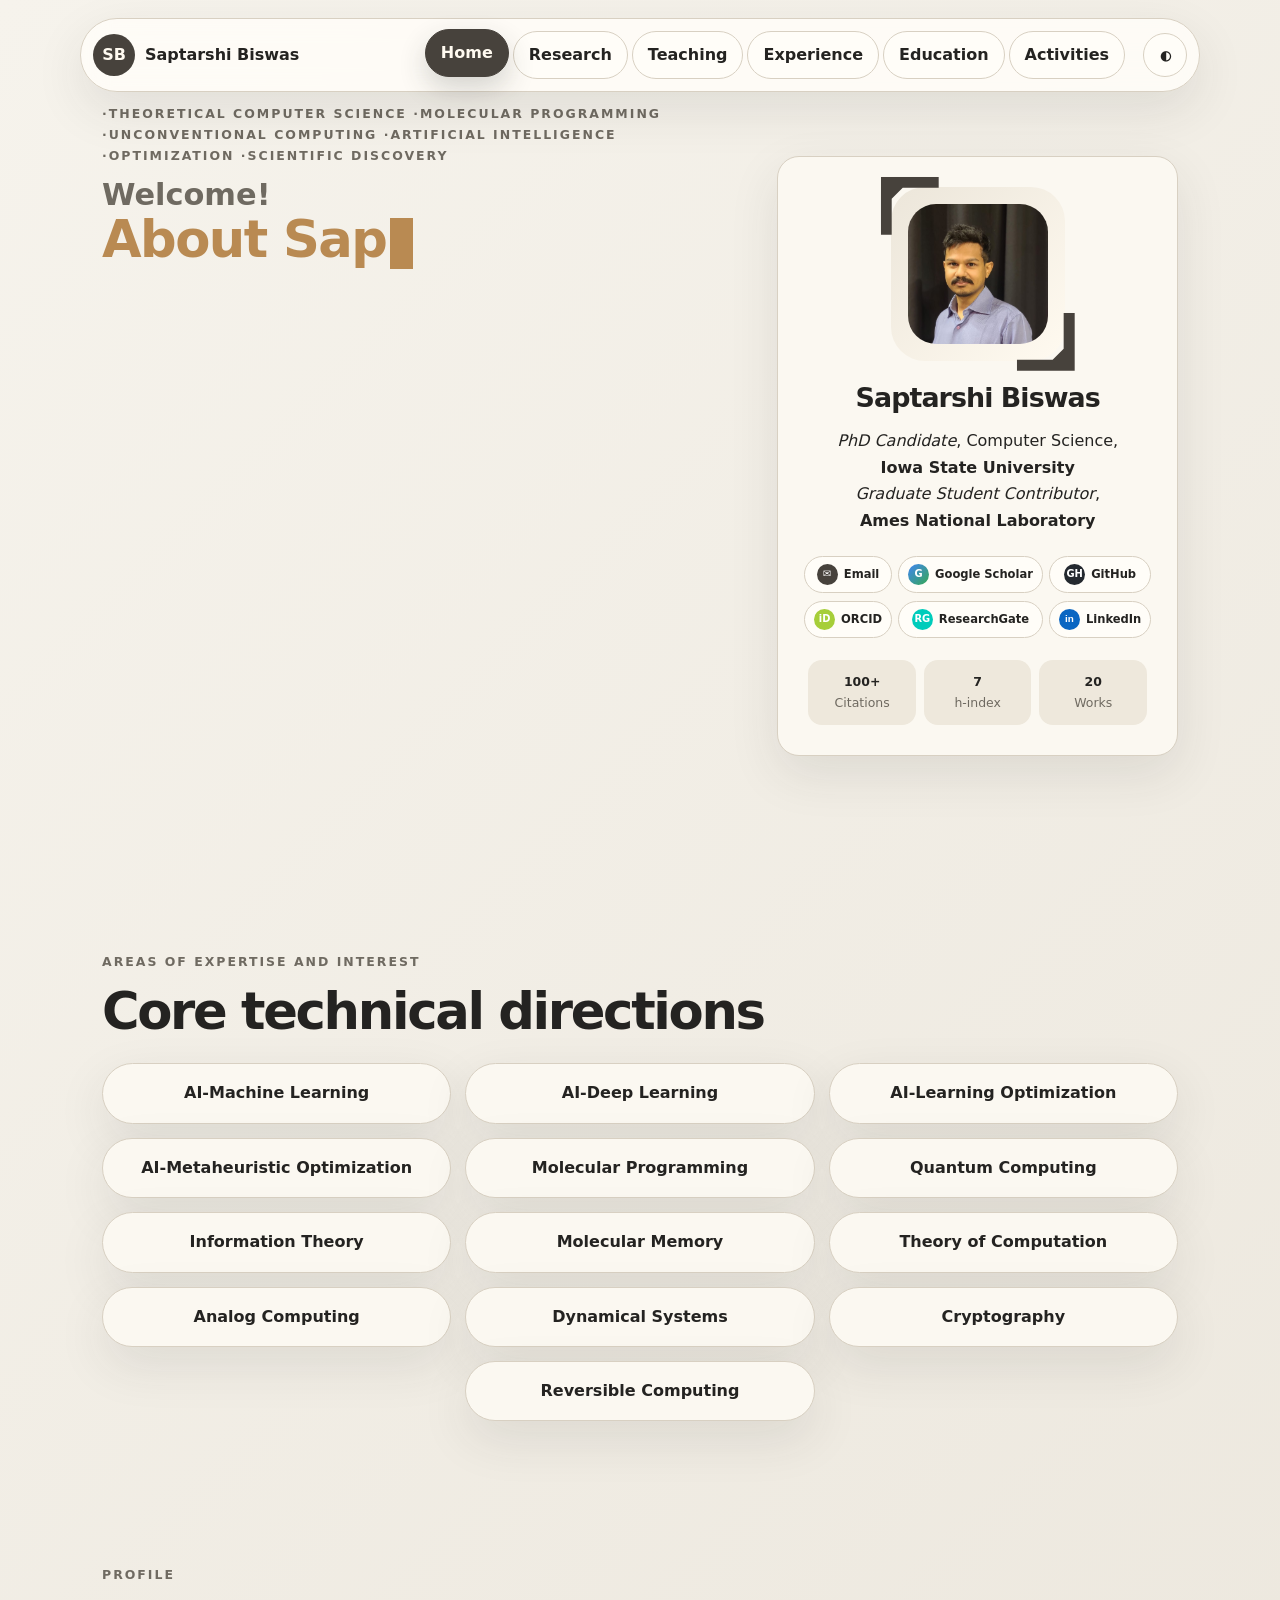
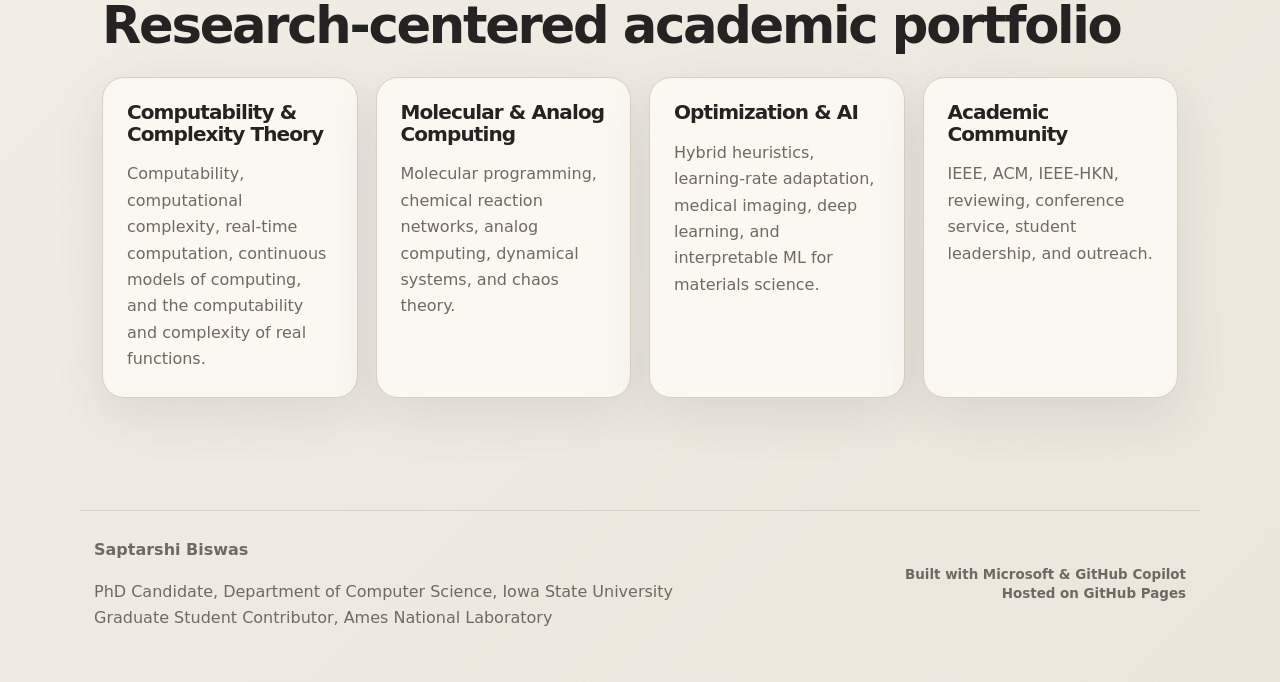
<file: index.html>
<!DOCTYPE html>
<html lang="en">
  <head>
    <meta charset="UTF-8" />
    <meta name="viewport" content="width=device-width, initial-scale=1.0" />

    <title>Saptarshi Biswas | PhD Candidate in Computer Science</title>

    <meta
      name="description"
      content="Saptarshi Biswas is a PhD Candidate in Computer Science at Iowa State University working on theoretical computer science, molecular programming, chemical reaction networks, analog computing, theoretical AI, optimization, machine learning, and scientific discovery."
    />

    <meta
      name="keywords"
      content="Saptarshi Biswas, Iowa State University, Computer Science, Theoretical Computer Science, Molecular Programming, Chemical Reaction Networks, Analog Computing, Oracle Pointer Machines, Storage Modification Machines, Theoretical AI, Optimization, Machine Learning, Deep Learning, Reversible Computing, Cryptography, Dynamical Systems"
    />

    <meta name="author" content="Saptarshi Biswas" />
    <meta name="robots" content="index, follow" />

    <link rel="canonical" href="https://Sapi98.github.io/" />

    <!-- Favicons -->
    <link rel="icon" href="favicon.ico" sizes="any" />
    <link rel="icon" type="image/svg+xml" href="favicon.svg" />
    <link rel="icon" type="image/png" sizes="48x48" href="favicon-48.png" />
    <link rel="icon" type="image/png" sizes="192x192" href="favicon-192.png" />
    <link rel="icon" type="image/png" sizes="512x512" href="favicon-512.png" />
    <link rel="apple-touch-icon" sizes="192x192" href="favicon-192.png" />

    <!-- Open Graph / Social Preview -->
    <meta property="og:title" content="Saptarshi Biswas | PhD Candidate in Computer Science" />
    <meta
      property="og:description"
      content="Academic website of Saptarshi Biswas featuring research, publications, teaching, experience, education, people, and professional service."
    />
    <meta property="og:type" content="website" />
    <meta property="og:url" content="https://Sapi98.github.io/" />
    <meta property="og:image" content="https://Sapi98.github.io/profile.jpg" />
    <meta property="og:site_name" content="Saptarshi Biswas" />

    <!-- Twitter / X Preview -->
    <meta name="twitter:card" content="summary_large_image" />
    <meta name="twitter:title" content="Saptarshi Biswas | PhD Candidate in Computer Science" />
    <meta
      name="twitter:description"
      content="Research profile, publications, teaching, education, experience, people, and academic service of Saptarshi Biswas."
    />
    <meta name="twitter:image" content="https://Sapi98.github.io/profile.jpg" />

    <!-- Structured Data -->
    <script type="application/ld+json">
    {
      "@context": "https://schema.org",
      "@type": "Person",
      "name": "Saptarshi Biswas",
      "url": "https://Sapi98.github.io/",
      "image": "https://Sapi98.github.io/profile.jpg",
      "jobTitle": "PhD Candidate in Computer Science",
      "affiliation": {
        "@type": "CollegeOrUniversity",
        "name": "Iowa State University"
      },
      "worksFor": [
        {
          "@type": "CollegeOrUniversity",
          "name": "Iowa State University"
        },
        {
          "@type": "Organization",
          "name": "Ames National Laboratory"
        }
      ],
      "email": "mailto:sbiswas@iastate.edu",
      "sameAs": [
        "https://scholar.google.com/citations?user=PUi9jlQAAAAJ&hl=en",
        "https://www.researchgate.net/profile/Saptarshi-Biswas-6",
        "https://github.com/Sapi98",
        "https://www.linkedin.com/in/saptarshi-biswas-sapi98/"
      ],
      "knowsAbout": [
        "Theoretical Computer Science",
        "Computability Theory",
        "Computational Complexity",
        "Molecular Programming",
        "Chemical Reaction Networks",
        "Analog Computing",
        "Oracle Pointer Machines",
        "Storage Modification Machines",
        "Theoretical AI",
        "Optimization",
        "Machine Learning",
        "Deep Learning",
        "Reversible Computing",
        "Cryptography",
        "Dynamical Systems",
        "Scientific Machine Learning"
      ]
    }
    </script>

    <!-- Fonts and CSS -->
    <link rel="preconnect" href="https://fonts.googleapis.com" />
    <link rel="preconnect" href="https://fonts.gstatic.com" crossorigin />
    <link
      href="https://fonts.googleapis.com"/>
    <link rel="stylesheet" href="style.css" />
  </head>
  <body>
    <div class="scroll-progress" aria-hidden="true">
      <div class="scroll-progress-bar" id="scrollProgressBar"></div>
    </div>
    <header class="site-header">
      <a class="brand" href="index.html" aria-label="Saptarshi Biswas home">
        <span class="brand-mark">
          SB
        </span>
        <span class="brand-text">
          Saptarshi Biswas
        </span>
      </a>
      <button class="menu-toggle" id="menuToggle" type="button" aria-label="Toggle navigation">
        ☰
      </button>
      <nav class="site-nav" id="siteNav" aria-label="Primary navigation">
        <a class="nav-link active" href="index.html">
          Home
        </a>
        <a class="nav-link" href="research.html">
          Research
        </a>
        <a class="nav-link" href="teaching.html">
          Teaching
        </a>
        <a class="nav-link" href="experience.html">
          Experience
        </a>
        <a class="nav-link" href="education.html">
          Education
        </a>
        <a class="nav-link" href="activities.html">
          Activities
        </a>
        <!-- <a class="nav-link" href="people.html">
          People
        </a> -->
      </nav>
      <button class="theme-toggle" id="themeToggle" type="button" aria-label="Toggle theme">
        ◐
      </button>
    </header>
    <main>
      <section class="hero section reveal">
        <div class="hero-content">
          <p class="eyebrow">
            ·Theoretical Computer Science ·Molecular Programming 
            ·Unconventional Computing ·Artificial Intelligence 
            ·Optimization ·Scientific Discovery
          </p>
          <div class="about-intro">
            <div id="typingLine1" class="typing-line">
              <!-- Hey there, I'm -->
            </div>

            <div id="typingLine2" class="typing-name">
              <!-- Saptarshi -->
            </div>
            
            <div class="hero-delayed" id="introContent">
              <div class="about-tagline">
                Bridging Theoretical Computer Science, Molecular Programming, Analog Computation,
                Theoretical AI, Optimization, and AI-Driven Discovery.
              </div>
            
              <p class="section-note">
              I am a PhD Candidate in Computer Science at Iowa State University
              working at the intersection of theoretical computer science,
              molecular programming, unconventional computing, machine learning,
              and scientific discovery. My research explores how computation
              emerges across discrete, continuous, biological, and physical
              systems—from chemical reaction networks and analog models of
              computation to AI-driven optimization and data-driven science.
              </p>

              <p class="section-note">
              I enjoy building bridges between theory and practice, using
              mathematical foundations to understand computation while developing
              computational tools that address challenges in science,
              engineering, and emerging technologies.
              </p>
              

              <div class="hero-actions">
                <a class="btn btn-charcoal" href="Short_CV.pdf" target="_blank" rel="noopener">
                  Short CV
                </a>
                <a class="btn btn-soft" href="CV.pdf" target="_blank" rel="noopener">
                  Full Academic CV
                </a>
                <!-- <a class="btn btn-soft" href="https://scholar.google.com/citations?user=PUi9jlQAAAAJ&hl=en" target="_blank" rel="noopener">
                  Google Scholar
                </a> -->
              </div>
            </div>
          </div>
        </div>
        <aside class="profile-card">
          <div class="profile-photo-frame">
            <span class="corner-arrow corner-arrow-major corner-arrow-tl">
            </span>
            <span class="corner-arrow corner-arrow-minor corner-arrow-tl-minor">
            </span>
            <img src="profile.jpg" alt="Saptarshi Biswas" onerror="this.style.display='none'; this.nextElementSibling.style.display='grid';" />
            <span class="profile-initials">
              SB
            </span>
            <span class="corner-arrow corner-arrow-major corner-arrow-br">
            </span>
            <span class="corner-arrow corner-arrow-minor corner-arrow-br-minor">
            </span>
          </div>
          <h2>
            Saptarshi Biswas
          </h2>
          <p>
            <em>PhD Candidate</em>, Computer Science,
            <!-- <br />
              -->
            <br />
            <b>Iowa State University</b>
            <br />
            <em>Graduate Student Contributor</em>,
            <br />
            <b>Ames National Laboratory</b>
          </p>
        <div class="profile-links">
  <a
    class="profile-link"
    href="mailto:sbiswas@iastate.edu"
    aria-label="Email Saptarshi Biswas"
    title="Email"
  >
    <span class="profile-link-icon email-icon">✉</span>
    <span class="profile-link-text">Email</span>
  </a>

  <a
    class="profile-link"
    href="https://scholar.google.com/citations?user=PUi9jlQAAAAJ&amp;hl=en"
    target="_blank"
    rel="noopener"
    aria-label="Google Scholar profile"
    title="Google Scholar"
  >
    <span class="profile-link-icon scholar-icon">G</span>
    <span class="profile-link-text">Google Scholar</span>
  </a>

  <a
    class="profile-link"
    href="https://github.com/Sapi98"
    target="_blank"
    rel="noopener"
    aria-label="GitHub profile"
    title="GitHub"
  >
    <span class="profile-link-icon github-icon">GH</span>
    <span class="profile-link-text">GitHub</span>
  </a>

  <a
    class="profile-link"
    href="https://orcid.org/YOUR-ORCID-ID"
    target="_blank"
    rel="noopener"
    aria-label="ORCID profile"
    title="ORCID"
  >
    <span class="profile-link-icon orcid-icon">iD</span>
    <span class="profile-link-text">ORCID</span>
  </a>

  <a
    class="profile-link"
    href="https://www.researchgate.net/profile/Saptarshi-Biswas-6"
    target="_blank"
    rel="noopener"
    aria-label="ResearchGate profile"
    title="ResearchGate"
  >
    <span class="profile-link-icon researchgate-icon">RG</span>
    <span class="profile-link-text">ResearchGate</span>
  </a>

  <a
    class="profile-link"
    href="https://www.linkedin.com/in/saptarshi-biswas-sapi98/"
    target="_blank"
    rel="noopener"
    aria-label="LinkedIn profile"
    title="LinkedIn"
  >
    <span class="profile-link-icon linkedin-icon">in</span>
    <span class="profile-link-text">LinkedIn</span>
  </a>
</div>
          <div class="mini-stats">
            <span>
              <b>
                100+
              </b>
              Citations
            </span>
            <span>
              <b>
                7
              </b>
              h-index
            </span>
            <span>
              <b>
                20
              </b>
              Works
            </span>
          </div>
        </aside>
      </section>
      <section class="section reveal">
        <div class="section-heading">
          <p class="eyebrow">
            Areas of expertise and interest
          </p>
          <h2>
            Core technical directions
          </h2>
        </div>
        <div class="chip-grid">
          <span>
            AI-Machine Learning
          </span>
          <span>
            AI-Deep Learning
          </span>
          <span>
            AI-Learning Optimization
          </span>
          <span>
            AI-Metaheuristic Optimization
          </span>
          <span>
            Molecular Programming
          </span>
          <span>
            Quantum Computing
          </span>
          <span>
            Information Theory
          </span>
          <span>
            Molecular Memory
          </span>
          <span>
            Theory of Computation
          </span>
          <span>
            Analog Computing
          </span>
          <span>
            Dynamical Systems
          </span>
          <span>
            Cryptography
          </span>
          <span>
            Reversible Computing
          </span>
        </div>
      </section>
      <section class="section reveal">
        <div class="section-heading">
          <p class="eyebrow">
            Profile
          </p>
          <h2>
            Research-centered academic portfolio
          </h2>
        </div>
        <div class="grid four">

          <article class="tile">
            <h3>
              Computability &amp; Complexity Theory
            </h3>
            <p>
              Computability, computational complexity, real-time computation, continuous models of computing,
              and the computability and complexity of real functions.
            </p>
          </article>

          <article class="tile">
            <h3>
              Molecular &amp; Analog Computing
            </h3>
            <p>
              Molecular programming, chemical reaction networks, analog computing, dynamical systems, and chaos theory.
            </p>
          </article>
          <article class="tile">
            <h3>
              Optimization &amp; AI
            </h3>
            <p>
              Hybrid heuristics, learning-rate adaptation, medical imaging, deep learning, and interpretable ML for materials science.
            </p>
          </article>
          <article class="tile">
            <h3>
              Academic Community
            </h3>
            <p>
              IEEE, ACM, IEEE-HKN, reviewing, conference service, student leadership, and outreach.
            </p>
          </article>
        </div>
      </section>
      <!-- <section class="section reveal">
        <div class="section-heading">
          <p class="eyebrow">
            Quick links
          </p>
          <h2>
            Academic and professional profiles
          </h2>
        </div>
        <div class="link-grid">
          <a class="link-card" href="https://scholar.google.com/citations?user=PUi9jlQAAAAJ&hl=en" target="_blank" rel="noopener">
            <span>
              Google Scholar
            </span>
            <small>
              Publications and citations
            </small>
          </a>
          <a class="link-card"
            href="https://orcid.org/0000-0001-7082-023X" target="_blank" rel="noopener">
            <span>
              ORCID
            </span>
            <small>
              Researcher identifier and publication profile
            </small>
          </a>
          <a class="link-card" href="https://www.researchgate.net/profile/Saptarshi-Biswas-6?ev=hdr_xprf" target="_blank" rel="noopener">
            <span>
              ResearchGate
            </span>
            <small>
              Research profile
            </small>
          </a>
          <a class="link-card" href="https://github.com/Sapi98" target="_blank" rel="noopener">
            <span>
              GitHub
            </span>
            <small>
              Code and projects
            </small>
          </a>
          <a class="link-card" href="https://www.linkedin.com/in/saptarshi-biswas-sapi98/" target="_blank" rel="noopener">
            <span>
              LinkedIn
            </span>
            <small>
              Professional profile
            </small>
          </a>
        </div>
      </section> -->
    </main>
    <footer class="site-footer home-footer">
  <div>
    <strong>
      Saptarshi Biswas
    </strong>
    <p>
      PhD Candidate, Department of Computer Science, Iowa State University<br />
      Graduate Student Contributor, Ames National Laboratory
    </p>
  </div>

  <div class="footer-credit">
    Built with Microsoft & GitHub Copilot </br>
    Hosted on GitHub Pages
  </div>
</footer>
    <script src="script.js">
    </script>
  </body>
</html>
</file>
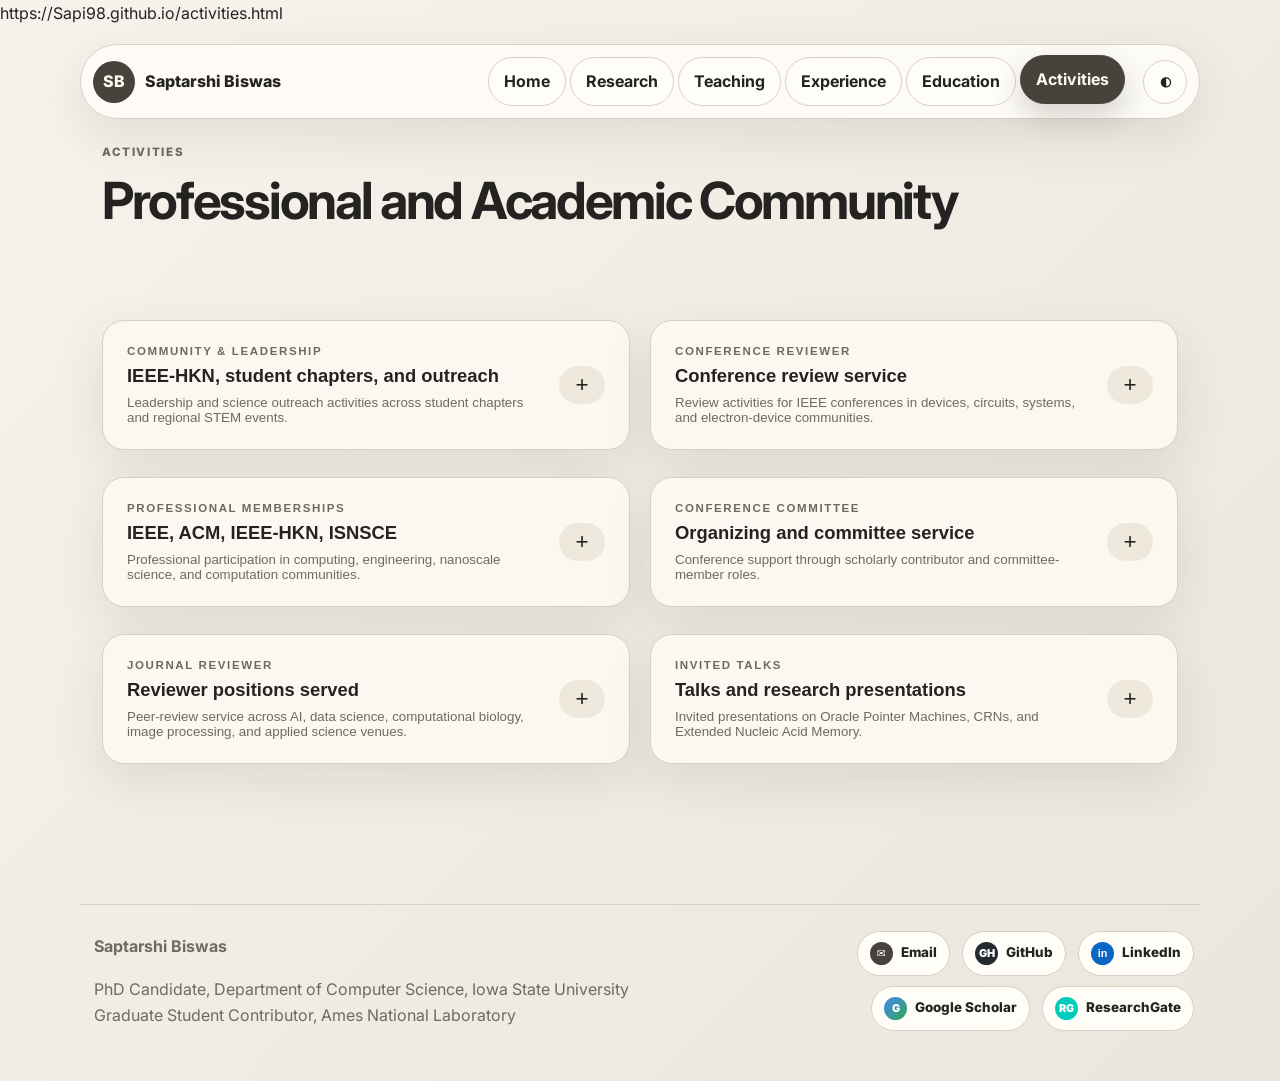
<file: activities.html>
<!DOCTYPE html>
<html lang="en">
  <head>
    <meta charset="UTF-8" />
    <meta name="viewport" content="width=device-width, initial-scale=1.0" />

    <title>Activities, Service & Leadership | Saptarshi Biswas</title>

    <meta
      name="description"
      content="Academic activities, professional service, reviewer roles, conference service, invited talks, professional memberships, community leadership, and outreach activities of Saptarshi Biswas."
    />

    <meta
      name="keywords"
      content="Saptarshi Biswas activities, academic service, professional service, reviewer, conference committee, IEEE, ACM, IEEE-HKN, professional memberships, invited talks, community leadership, outreach"
    />

    <meta name="author" content="Saptarshi Biswas" />
    <meta name="robots" content="index, follow" />

    https://Sapi98.github.io/activities.html

    <!-- Open Graph / Social Preview -->
    <meta property="og:title" content="Activities, Service & Leadership | Saptarshi Biswas" />
    <meta
      property="og:description"
      content="Academic activities, professional service, reviewer roles, conference service, leadership, invited talks, and professional memberships of Saptarshi Biswas."
    />
    <meta property="og:type" content="website" />
    <meta property="og:url" content="https://Sapi98.github.io/activities.html" />
    <meta property="og:image" content="https://Sapi98.github.io/profile.jpg" />
    <meta property="og:site_name" content="Saptarshi Biswas" />

    <!-- Twitter / X Preview -->
    <meta name="twitter:card" content="summary_large_image" />
    <meta name="twitter:title" content="Activities, Service & Leadership | Saptarshi Biswas" />
    <meta
      name="twitter:description"
      content="Professional activities, academic service, leadership, reviewer roles, and invited talks of Saptarshi Biswas."
    />
    <meta name="twitter:image" content="https://Sapi98.github.io/profile.jpg" />

    <!-- Fonts and CSS -->
    <link rel="preconnect" href="https://fonts.googleapis.com" />
    <link rel="preconnect" href="https://fonts.gstatic.com" crossorigin />
    <link
      href="https://fonts.googleapis.com/css2?family=Inter:wght@400;500;600;700;800;900&display=swap"
      rel="stylesheet"
    />
    <link rel="stylesheet" href="style.css" />
  </head>
  <body>
    <div class="scroll-progress" aria-hidden="true">
      <div class="scroll-progress-bar" id="scrollProgressBar"></div>
    </div>
    <header class="site-header">
      <a class="brand" href="index.html" aria-label="Saptarshi Biswas home">
        <span class="brand-mark">
          SB
        </span>
        <span class="brand-text">
          Saptarshi Biswas
        </span>
      </a>
      <button class="menu-toggle" id="menuToggle" type="button" aria-label="Toggle navigation">
        ☰
      </button>
      <nav class="site-nav" id="siteNav" aria-label="Primary navigation">
        <a class="nav-link" href="index.html">
          Home
        </a>
        <a class="nav-link" href="research.html">
          Research
        </a>
        <a class="nav-link" href="teaching.html">
          Teaching
        </a>
        <a class="nav-link" href="experience.html">
          Experience
        </a>
        <a class="nav-link" href="education.html">
          Education
        </a>
        <a class="nav-link active" href="activities.html">
          Activities
        </a>
        <!-- <a class="nav-link" href="people.html">
          People
        </a> -->
      </nav>
      <button class="theme-toggle" id="themeToggle" type="button" aria-label="Toggle theme">
        ◐
      </button>
    </header>
    <main>
      <section class="page-title section reveal">
        <p class="eyebrow">
          Activities
        </p>
        <h1>
          Professional and Academic Community
        </h1>
      </section>
      <section class="section reveal">
        <div class="accordion-grid">
          <article class="service-card expand-card">
            <button class="expand-summary" type="button">
              <span>
                <small>
                  Community &amp; Leadership
                </small>
                <strong>
                  IEEE-HKN, student chapters, and outreach
                </strong>
                <em>
                  Leadership and science outreach activities across student chapters and regional STEM events.
                </em>
              </span>
              <span class="accordion-icon">
                +
              </span>
            </button>
            <div class="expand-details">
              <div>
                <ol class="clean-list numbered-list">
                  <li>
                    Vice President, IEEE-HKN Nu Chapter, Iowa State University — Apr 2026–Present.
                  </li>
                  <li>
                    Chair, MSIT IEEE Computer Society Student Branch Chapter — Aug 2019–Jul 2020.
                  </li>
                  <li>
                    Chair, MSIT ACM Student Chapter — Nov 2018–Jul 2019.
                  </li>
                  <li>
                    ISU Center for Communication Excellence Ambassador — Apr 2024.
                  </li>
                  <li>
                    Scorekeeper, Iowa Regional High School Science Bowl, Ames, Iowa — Mar 7, 2026.
                  </li>
                  <li>
                    Scorekeeper, Iowa Regional Middle School Science Bowl, Ames, Iowa — Feb 21, 2026.
                  </li>
                  <li>
                    Judge, State Science and Technology Fair of Iowa (SSTFI), Ames, Iowa — Mar 2024 and Mar 2025.
                  </li>
                </ol>
              </div>
            </div>
          </article>
          <article class="service-card expand-card">
            <button class="expand-summary" type="button">
              <span>
                <small>
                  Professional Memberships
                </small>
                <strong>
                  IEEE, ACM, IEEE-HKN, ISNSCE
                </strong>
                <em>
                  Professional participation in computing, engineering, nanoscale science, and computation communities.
                </em>
              </span>
              <span class="accordion-icon">
                +
              </span>
            </button>
            <div class="expand-details">
              <div>
                <ol class="clean-list numbered-list">
                  <li>
                    Lifetime Member, IEEE-HKN (Eta Kappa Nu) Honor Society — Dec 2025–Present.
                  </li>
                  <li>
                    Member, International Society for Nanoscale Science, Computation and Engineering (ISNSCE) — Jun 2026–Present.
                  </li>
                  <li>
                    Member, IEEE and IEEE Computer Society — Aug 2019–Present.
                  </li>
                  <li>
                    Member, ACM — Nov 2018–Present.
                  </li>
                </ol>
              </div>
            </div>
          </article>
          <article class="service-card expand-card">
            <button class="expand-summary" type="button">
              <span>
                <small>
                  Journal Reviewer
                </small>
                <strong>
                  Reviewer positions served
                </strong>
                <em>
                  Peer-review service across AI, data science, computational biology, image processing, and applied science venues.
                </em>
              </span>
              <span class="accordion-icon">
                +
              </span>
            </button>
            <div class="expand-details">
              <div>
                <ol class="clean-list numbered-list">
                  <li>
                    IEEE Transactions on Artificial Intelligence — IEEE.
                  </li>
                  <li>
                    Journal of Engineering Research — Elsevier.
                  </li>
                  <li>
                    SoftwareX — Elsevier.
                  </li>
                  <li>
                    Archives of Computational Methods in Engineering — Springer Nature.
                  </li>
                  <li>
                    International Journal of Data Science and Analytics — Springer Nature.
                  </li>
                  <li>
                    Computational Biology and Chemistry — Elsevier.
                  </li>
                  <li>
                    Cluster Computing — Springer Nature.
                  </li>
                  <li>
                    Signal, Image and Video Processing — Springer Nature.
                  </li>
                  <li>
                    Discover Applied Sciences — Springer Nature.
                  </li>
                  <li>
                    Machine Vision and Applications — Springer Nature.
                  </li>
                  <li>
                    Scientific Reports — Nature.
                  </li>
                  <li>
                    Knowledge and Information Systems — Springer Nature.
                  </li>
                  <li>
                    Current Computer-Aided Drug Design — Bentham Science.
                  </li>
                  <li>
                    Artificial Intelligence Review — Springer Nature.
                  </li>
                  <li>
                    Applied Artificial Intelligence — Taylor &amp; Francis Group.
                  </li>
                </ol>
              </div>
            </div>
          </article>
          <article class="service-card expand-card">
            <button class="expand-summary" type="button">
              <span>
                <small>
                  Conference Reviewer
                </small>
                <strong>
                  Conference review service
                </strong>
                <em>
                  Review activities for IEEE conferences in devices, circuits, systems, and electron-device communities.
                </em>
              </span>
              <span class="accordion-icon">
                +
              </span>
            </button>
            <div class="expand-details">
              <div>
                <ol class="clean-list numbered-list">
                  <li>
                    2025 Devices for Integrated Circuit (DevIC 2025).
                  </li>
                  <li>
                    3rd IEEE Electron Device Kolkata Conference 2024 (EDKCON 2024).
                  </li>
                  <li>
                    5th International Conference on Devices for Integrated Circuit (DevIC 2023).
                  </li>
                  <li>
                    3rd IEEE Conference on VLSI Device, Circuit and System (IEEE VLSI DCS 2022).
                  </li>
                  <li>
                    2nd IEEE Electron Device Kolkata Conference 2022 (EDKCON 2022).
                  </li>
                </ol>
              </div>
            </div>
          </article>
          <article class="service-card expand-card">
            <button class="expand-summary" type="button">
              <span>
                <small>
                  Conference Committee
                </small>
                <strong>
                  Organizing and committee service
                </strong>
                <em>
                  Conference support through scholarly contributor and committee-member roles.
                </em>
              </span>
              <span class="accordion-icon">
                +
              </span>
            </button>
            <div class="expand-details">
              <div>
                <ol class="clean-list numbered-list">
                  <li>
                    Scholarly Contributor, International Conference on Emerging Trends in Cyber Security &amp; Digital Protection (ICETCSDP-2026).
                  </li>
                  <li>
                    Committee Member, 3rd IEEE Conference on VLSI Device, Circuit, and System (IEEE VLSI DCS 2022).
                  </li>
                </ol>
              </div>
            </div>
          </article>
          <article class="service-card expand-card">
            <button class="expand-summary" type="button">
              <span>
                <small>
                  Invited Talks
                </small>
                <strong>
                  Talks and research presentations
                </strong>
                <em>
                  Invited presentations on Oracle Pointer Machines, CRNs, and Extended Nucleic Acid Memory.
                </em>
              </span>
              <span class="accordion-icon">
                +
              </span>
            </button>
            <div class="expand-details">
              <div>
                <ol class="clean-list numbered-list">
                  <li>
                    Iowa Colloquium on Information, Complexity, and Logic Summer Research Conference, Drake University — “Real-Time Simulation of Chemical Reaction Networks with Oracle Pointer Machines,” Jun 3–4, 2025.
                  </li>
                  <li>
                    Department of Computer Science, Drake University — “Extended Nucleic Acid Memory,” September 2023.
                  </li>
                  <li>
                    World Gene Convention 2023, BIT Congress, Sapporo, Japan — “Extended Nucleic Acid Memory,” January 2023.
                  </li>
                  <li>
                    Laboratory of Molecular Programming, Department of Computer Science, Iowa State University — “Extended Nucleic Acid Memory,” August 2022.
                  </li>
                </ol>
              </div>
            </div>
          </article>
        </div>
      </section>
    </main>
    <footer class="site-footer">
  <div>
    <strong>
      Saptarshi Biswas
    </strong>
    <p>
      PhD Candidate, Department of Computer Science, Iowa State University<br />
      Graduate Student Contributor, Ames National Laboratory
    </p>
  </div>

  <div class="footer-links">
    <a class="footer-link" href="mailto:sbiswas@iastate.edu">
      <span class="footer-icon email-icon">
        ✉
      </span>
      <span>
        Email
      </span>
    </a>

    <a
      class="footer-link"
      href="https://github.com/Sapi98"
      target="_blank"
      rel="noopener"
    >
      <span class="footer-icon github-icon">
        GH
      </span>
      <span>
        GitHub
      </span>
    </a>

    <a
      class="footer-link"
      href="https://www.linkedin.com/in/saptarshi-biswas-sapi98/"
      target="_blank"
      rel="noopener"
    >
      <span class="footer-icon linkedin-icon">
        in
      </span>
      <span>
        LinkedIn
      </span>
    </a>

    <a
      class="footer-link"
      href="https://scholar.google.com/citations?user=PUi9jlQAAAAJ&amp;hl=en"
      target="_blank"
      rel="noopener"
    >
      <span class="footer-icon scholar-icon">
        G
      </span>
      <span>
        Google Scholar
      </span>
    </a>

    <a
      class="footer-link"
      href="https://www.researchgate.net/profile/Saptarshi-Biswas-6"
      target="_blank"
      rel="noopener"
    >
      <span class="footer-icon researchgate-icon">
        RG
      </span>
      <span>
        ResearchGate
      </span>
    </a>
  </div>
</footer>
    <script src="script.js">
    </script>
  </body>
</html>
</file>
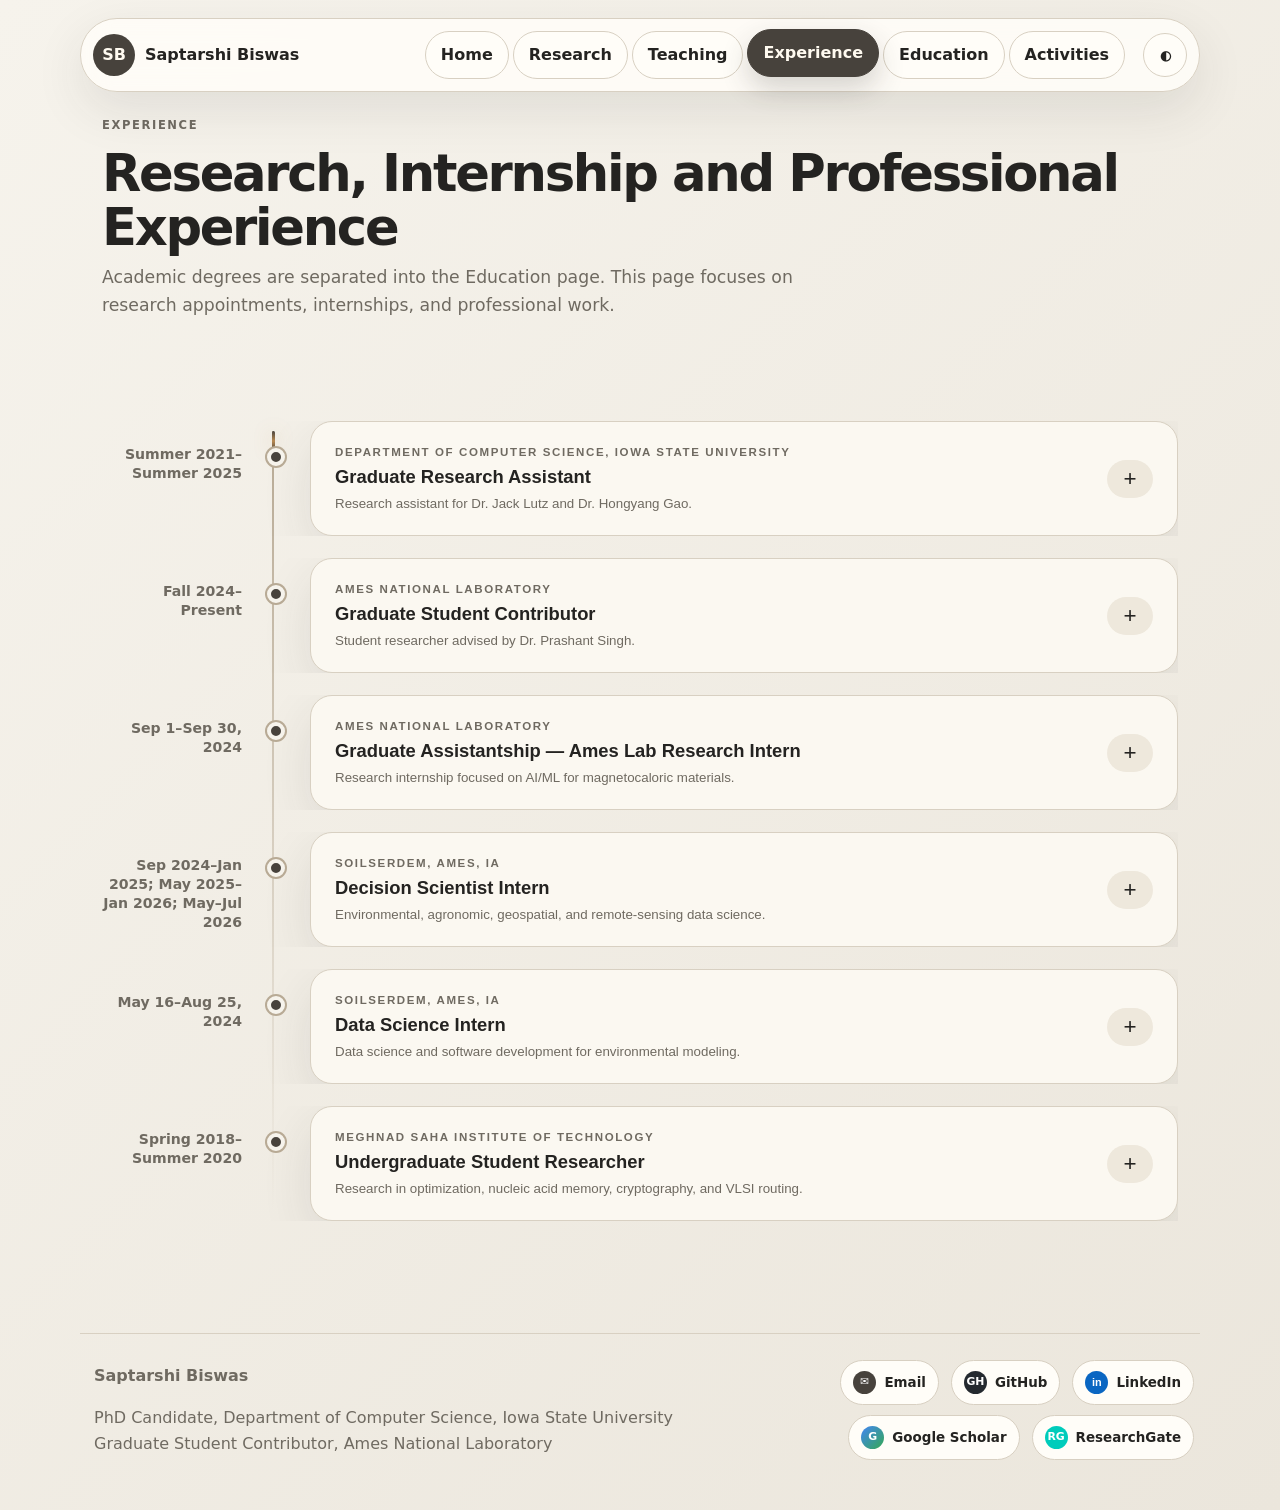
<file: experience.html>
<!DOCTYPE html>
<html lang="en">
  <head>
    <meta charset="UTF-8" />
    <meta name="viewport" content="width=device-width, initial-scale=1.0" />

    <title>Experience | Saptarshi Biswas</title>

    <meta
      name="description"
      content="Research, academic, industry, internship, and laboratory experience of Saptarshi Biswas, including work at Iowa State University, Ames National Laboratory, and applied AI/data science roles."
    />

    <meta
      name="keywords"
      content="Saptarshi Biswas experience, Iowa State University, Ames National Laboratory, research assistant, decision scientist intern, data science intern, AI research, computational research"
    />

    <meta name="author" content="Saptarshi Biswas" />
    <meta name="robots" content="index, follow" />

    <link rel="canonical" href="https://Sapi98.github.io/"/>

    <meta property="og:title" content="Experience | Saptarshi Biswas" />
    <meta
      property="og:description"
      content="Academic, research, laboratory, and industry experience of Saptarshi Biswas."
    />
    <meta property="og:type" content="website" />
    <meta property="og:url" content="https://Sapi98.github.io/experience.html" />
    <meta property="og:image" content="https://Sapi98.github.io/profile.jpg" />
    <meta property="og:site_name" content="Saptarshi Biswas" />

    <meta name="twitter:card" content="summary_large_image" />
    <meta name="twitter:title" content="Experience | Saptarshi Biswas" />
    <meta
      name="twitter:description"
      content="Research, academic, and industry experience of Saptarshi Biswas."
    />
    <meta name="twitter:image" content="https://Sapi98.github.io/profile.jpg" />

    <link rel="preconnect" href="https://fonts.googleapis.com" />
    <link rel="preconnect" href="https://fonts.gstatic.com" crossorigin />
    <link
      href="https://fonts.googleapis.com"/>
    <link rel="stylesheet" href="style.css" />
  </head>
  <body>
    <header class="site-header">
      <a class="brand" href="index.html" aria-label="Saptarshi Biswas home">
        <span class="brand-mark">
          SB
        </span>
        <span class="brand-text">
          Saptarshi Biswas
        </span>
      </a>
      <button class="menu-toggle" id="menuToggle" type="button" aria-label="Toggle navigation">
        ☰
      </button>
      <nav class="site-nav" id="siteNav" aria-label="Primary navigation">
        <a class="nav-link" href="index.html">
          Home
        </a>
        <a class="nav-link" href="research.html">
          Research
        </a>
        <a class="nav-link" href="teaching.html">
          Teaching
        </a>
        <a class="nav-link active" href="experience.html">
          Experience
        </a>
        <a class="nav-link" href="education.html">
          Education
        </a>
        <a class="nav-link" href="activities.html">
          Activities
        </a>
        <!-- <a class="nav-link" href="people.html">
          People
        </a> -->
      </nav>
      <button class="theme-toggle" id="themeToggle" type="button" aria-label="Toggle theme">
        ◐
      </button>
    </header>
    <main>
      <section class="page-title section reveal">
        <p class="eyebrow">
          Experience
        </p>
        <h1>
          Research, Internship and Professional Experience
        </h1>
        <p>
          Academic degrees are separated into the Education page. This page focuses on research appointments, internships, and professional work.
        </p>
      </section>
      <section class="section reveal">
        <div class="timeline-modern">
          <article class="timeline-entry expand-card">
            <div class="timeline-date">
              Summer 2021–Summer 2025
            </div>
            <div class="timeline-node" aria-hidden="true">
            </div>
            <div class="timeline-card">
              <button class="expand-summary" type="button">
                <span>
                  <small>
                    Department of Computer Science, Iowa State University
                  </small>
                  <strong>
                    Graduate Research Assistant
                  </strong>
                  <em>
                    Research assistant for Dr. Jack Lutz and Dr. Hongyang Gao.
                  </em>
                </span>
                <span class="accordion-icon">
                  +
                </span>
              </button>
              <div class="expand-details">
                <div>
                  <ul class="clean-list">
                    <li>
                      Investigated computational models stronger than Turing Machines for computable real functions.
                    </li>
                    <li>
                      Compared theoretical parallel models with analog models such as GPAC.
                    </li>
                    <li>
                      Studied computability and complexity of real numbers and functions.
                    </li>
                    <li>
                      Investigated real-function computability using Oracle Pointer Machines.
                    </li>
                    <li>
                      Explored learning-rate optimization effects on meta-learning models.
                    </li>
                  </ul>
                </div>
              </div>
            </div>
          </article>
          <article class="timeline-entry expand-card">
            <div class="timeline-date">
              Fall 2024–Present
            </div>
            <div class="timeline-node" aria-hidden="true">
            </div>
            <div class="timeline-card">
              <button class="expand-summary" type="button">
                <span>
                  <small>
                    Ames National Laboratory
                  </small>
                  <strong>
                    Graduate Student Contributor
                  </strong>
                  <em>
                    Student researcher advised by Dr. Prashant Singh.
                  </em>
                </span>
                <span class="accordion-icon">
                  +
                </span>
              </button>
              <div class="expand-details">
                <div>
                  <ul class="clean-list">
                    <li>
                      Investigating clustering approaches in magnetocaloric materials.
                    </li>
                    <li>
                      Studying machine learning algorithms in magnetocalorimetry.
                    </li>
                    <li>
                      Developing reliable ML practices for magnetocalorimetry.
                    </li>
                    <li>
                      Creating accessible visualizations and presentations for research findings.
                    </li>
                  </ul>
                </div>
              </div>
            </div>
          </article>
          <article class="timeline-entry expand-card">
            <div class="timeline-date">
              Sep 1–Sep 30, 2024
            </div>
            <div class="timeline-node" aria-hidden="true">
            </div>
            <div class="timeline-card">
              <button class="expand-summary" type="button">
                <span>
                  <small>
                    Ames National Laboratory
                  </small>
                  <strong>
                    Graduate Assistantship — Ames Lab Research Intern
                  </strong>
                  <em>
                    Research internship focused on AI/ML for magnetocaloric materials.
                  </em>
                </span>
                <span class="accordion-icon">
                  +
                </span>
              </button>
              <div class="expand-details">
                <div>
                  <ul class="clean-list">
                    <li>
                      Developed AI/ML models for research.
                    </li>
                    <li>
                      Unveiled patterns in magnetocaloric response.
                    </li>
                    <li>
                      Analyzed chemical composition and magnetocaloric response.
                    </li>
                    <li>
                      Explored material compositions and temperatures.
                    </li>
                    <li>
                      Identified promising magnetocaloric materials.
                    </li>
                  </ul>
                </div>
              </div>
            </div>
          </article>
          <article class="timeline-entry expand-card">
            <div class="timeline-date">
              Sep 2024–Jan 2025; May 2025–Jan 2026; May–Jul 2026
            </div>
            <div class="timeline-node" aria-hidden="true">
            </div>
            <div class="timeline-card">
              <button class="expand-summary" type="button">
                <span>
                  <small>
                    SoilSerdem, Ames, IA
                  </small>
                  <strong>
                    Decision Scientist Intern
                  </strong>
                  <em>
                    Environmental, agronomic, geospatial, and remote-sensing data science.
                  </em>
                </span>
                <span class="accordion-icon">
                  +
                </span>
              </button>
              <div class="expand-details">
                <div>
                  <ul class="clean-list">
                    <li>
                      Collected and managed spatial/non-spatial environmental datasets.
                    </li>
                    <li>
                      Designed and validated supervised/unsupervised models.
                    </li>
                    <li>
                      Developed software applications for agronomic and geospatial problems.
                    </li>
                    <li>
                      Analyzed Landsat-8/9 imagery and Digital Elevation Models.
                    </li>
                    <li>
                      Integrated NASA Weather API, soil surveys, and water sensor data.
                    </li>
                    <li>
                      Collaborated with agronomists, soil scientists, and remote-sensing specialists.
                    </li>
                  </ul>
                </div>
              </div>
            </div>
          </article>
          <article class="timeline-entry expand-card">
            <div class="timeline-date">
              May 16–Aug 25, 2024
            </div>
            <div class="timeline-node" aria-hidden="true">
            </div>
            <div class="timeline-card">
              <button class="expand-summary" type="button">
                <span>
                  <small>
                    SoilSerdem, Ames, IA
                  </small>
                  <strong>
                    Data Science Intern
                  </strong>
                  <em>
                    Data science and software development for environmental modeling.
                  </em>
                </span>
                <span class="accordion-icon">
                  +
                </span>
              </button>
              <div class="expand-details">
                <div>
                  <ul class="clean-list">
                    <li>
                      Validated environmental data models.
                    </li>
                    <li>
                      Applied supervised and unsupervised learning.
                    </li>
                    <li>
                      Designed and maintained data science software applications.
                    </li>
                    <li>
                      Managed large environmental/geospatial databases.
                    </li>
                    <li>
                      Produced reports and visualizations.
                    </li>
                    <li>
                      Led independent project components within cross-functional teams.
                    </li>
                  </ul>
                </div>
              </div>
            </div>
          </article>
          <article class="timeline-entry expand-card">
            <div class="timeline-date">
              Spring 2018–Summer 2020
            </div>
            <div class="timeline-node" aria-hidden="true">
            </div>
            <div class="timeline-card">
              <button class="expand-summary" type="button">
                <span>
                  <small>
                    Meghnad Saha Institute of Technology
                  </small>
                  <strong>
                    Undergraduate Student Researcher
                  </strong>
                  <em>
                    Research in optimization, nucleic acid memory, cryptography, and VLSI routing.
                  </em>
                </span>
                <span class="accordion-icon">
                  +
                </span>
              </button>
              <div class="expand-details">
                <div>
                  <ul class="clean-list">
                    <li>
                      Developed meta-heuristic framework for RSMT problems.
                    </li>
                    <li>
                      Studied meta-heuristics in VLSI global routing.
                    </li>
                    <li>
                      Implemented PIO and GPSO for approximate RSMT solutions.
                    </li>
                    <li>
                      Developed Extended Nucleic Acid Memory.
                    </li>
                    <li>
                      Constructed Varibox encryption/decryption algorithm.
                    </li>
                    <li>
                      Contributed to EMBA authentication survey.
                    </li>
                  </ul>
                </div>
              </div>
            </div>
          </article>
        </div>
      </section>
    </main>
    <footer class="site-footer">
  <div>
    <strong>
      Saptarshi Biswas
    </strong>
    <p>
      PhD Candidate, Department of Computer Science, Iowa State University<br />
      Graduate Student Contributor, Ames National Laboratory
    </p>
  </div>

  <div class="footer-links">
    <a class="footer-link" href="mailto:sbiswas@iastate.edu">
      <span class="footer-icon email-icon">
        ✉
      </span>
      <span>
        Email
      </span>
    </a>

    <a
      class="footer-link"
      href="https://github.com/Sapi98"
      target="_blank"
      rel="noopener"
    >
      <span class="footer-icon github-icon">
        GH
      </span>
      <span>
        GitHub
      </span>
    </a>

    <a
      class="footer-link"
      href="https://www.linkedin.com/in/saptarshi-biswas-sapi98/"
      target="_blank"
      rel="noopener"
    >
      <span class="footer-icon linkedin-icon">
        in
      </span>
      <span>
        LinkedIn
      </span>
    </a>

    <a
      class="footer-link"
      href="https://scholar.google.com/citations?user=PUi9jlQAAAAJ&amp;hl=en"
      target="_blank"
      rel="noopener"
    >
      <span class="footer-icon scholar-icon">
        G
      </span>
      <span>
        Google Scholar
      </span>
    </a>

    <a
      class="footer-link"
      href="https://www.researchgate.net/profile/Saptarshi-Biswas-6"
      target="_blank"
      rel="noopener"
    >
      <span class="footer-icon researchgate-icon">
        RG
      </span>
      <span>
        ResearchGate
      </span>
    </a>
  </div>
</footer>
    <script src="script.js">
    </script>
  </body>
</html>
</file>
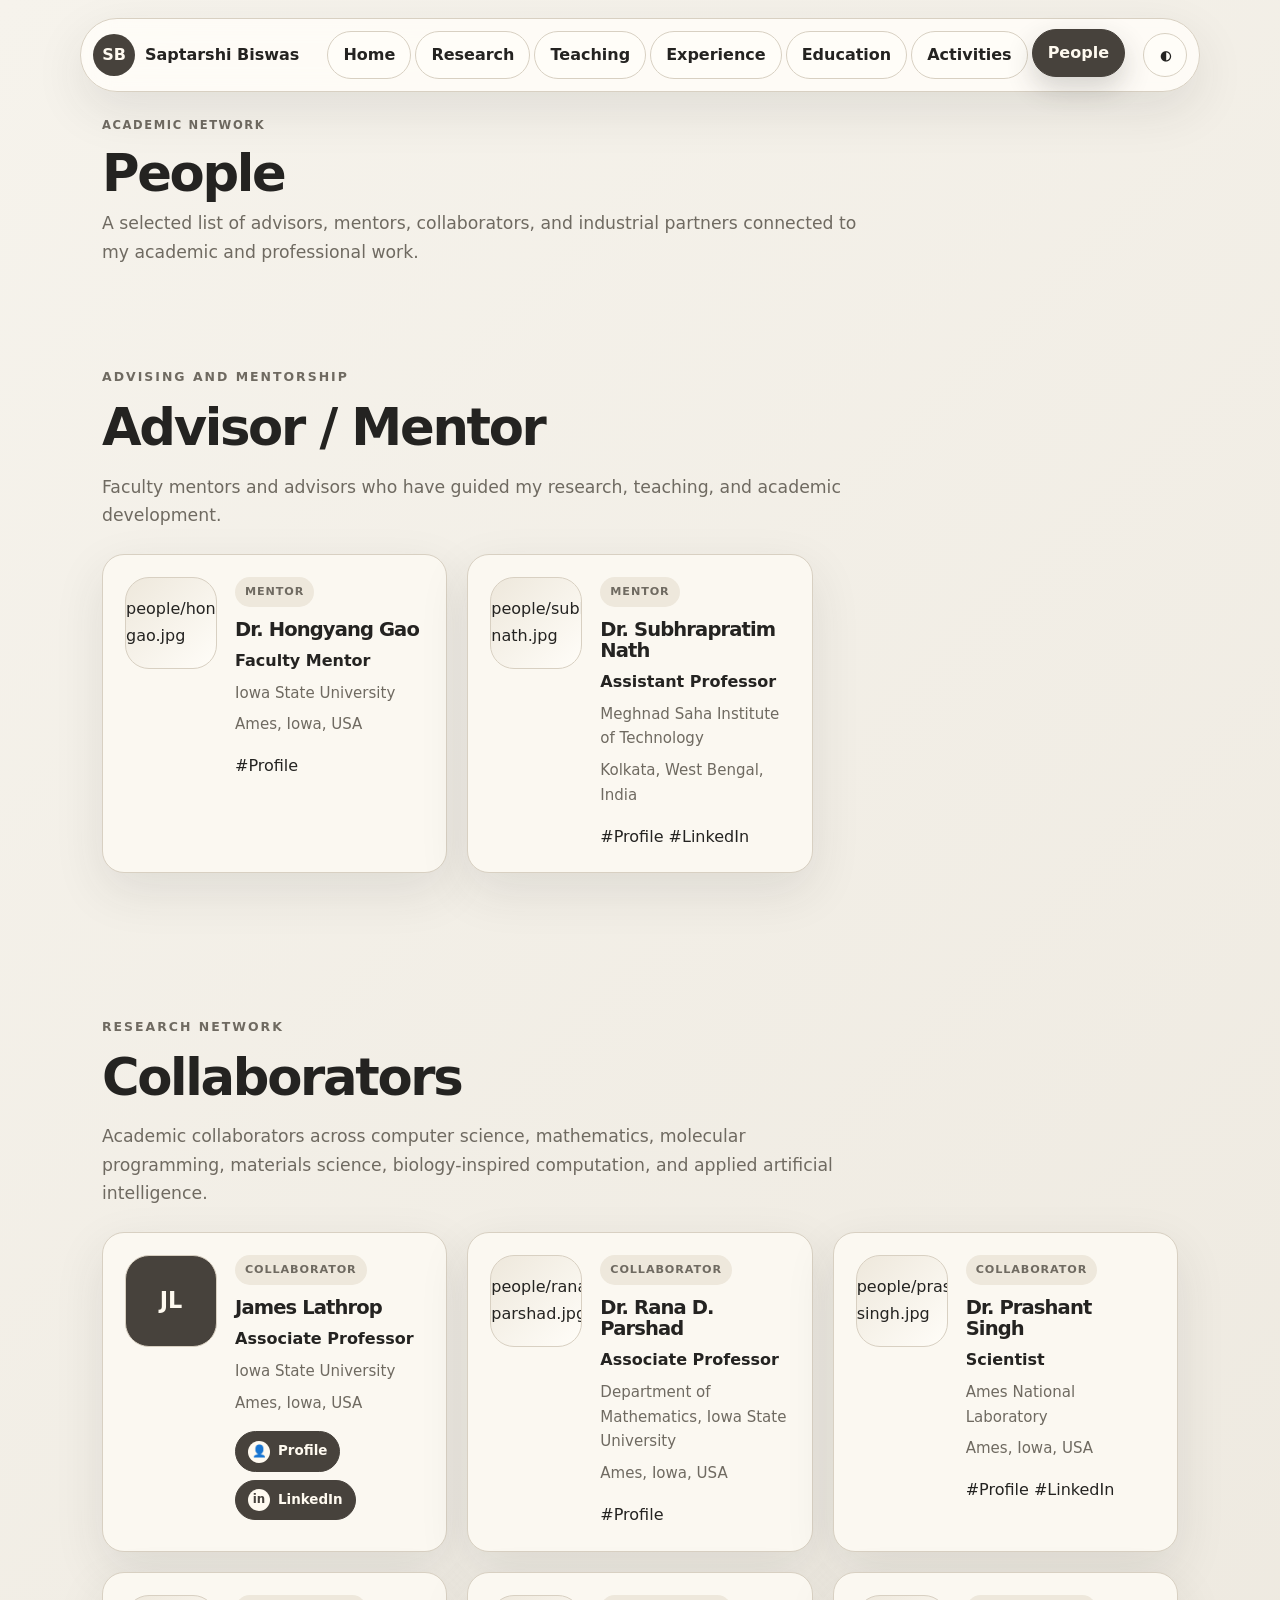
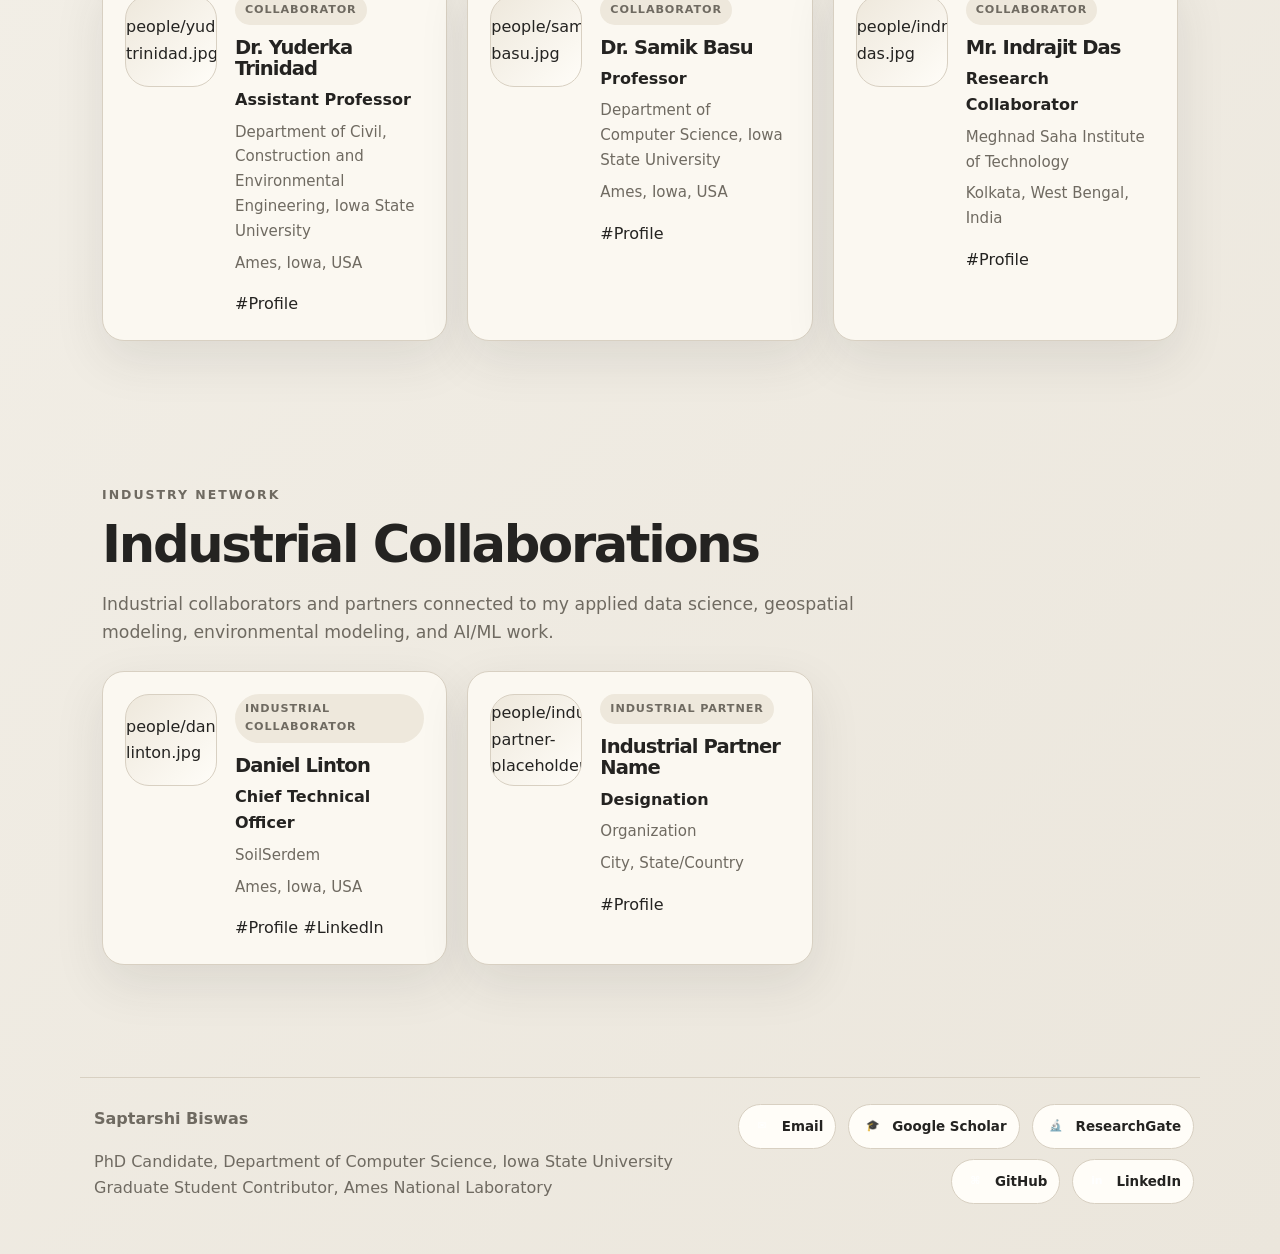
<file: people.html>
<!DOCTYPE html>
<html lang="en">
    <head>
    <meta charset="UTF-8" />
    <meta name="viewport" content="width=device-width, initial-scale=1.0" />

    <title>People | Saptarshi Biswas</title>

    <meta
        name="description"
        content="Collaborators, advisors, mentors, and industrial collaborators of Saptarshi Biswas."
    />

    <link rel="preconnect" href="https://fonts.googleapis.com" />
    <link rel="preconnect" href="https://fonts.gstatic.com" crossorigin />
    <link
        href="https://fonts.googleapis.com"/>

    <link rel="stylesheet" href="style.css" />
    </head>

    <body>
    <header class="site-header">
        <a class="brand" href="index.html">
        <span class="brand-mark">SB</span>
        <span class="brand-text">Saptarshi Biswas</span>
        </a>

        <button class="menu-toggle" id="menuToggle" aria-label="Toggle navigation">
        ☰
        </button>

        <nav class="site-nav" id="siteNav">
        <a class="nav-link" href="index.html">
          Home
        </a>
        <a class="nav-link" href="research.html">
          Research
        </a>
        <a class="nav-link" href="teaching.html">
          Teaching
        </a>
        <a class="nav-link" href="experience.html">
          Experience
        </a>
        <a class="nav-link" href="education.html">
          Education
        </a>
        <a class="nav-link" href="activities.html">
          Activities
        </a>
        <a class="nav-link active" href="people.html">
          People
        </a>
        </nav>

        <button class="theme-toggle" id="themeToggle" aria-label="Toggle theme">
        ◐
        </button>
    </header>

    <main>
        <section class="section page-title reveal">
        <p class="eyebrow">Academic Network</p>
        <h1>People</h1>
        <p>
            A selected list of advisors, mentors, collaborators, and industrial partners
            connected to my academic and professional work.
        </p>
        </section>

        <section class="section reveal">
        <div class="section-heading">
            <p class="eyebrow">Advising and Mentorship</p>
            <h2>Advisor / Mentor</h2>
            <p class="section-note">
            Faculty mentors and advisors who have guided my research, teaching, and academic development.
            </p>
        </div>

        <div class="people-grid">
            <!-- <article class="person-card">
                <div class="person-photo-wrap">
                    <img
                    src="people/jack-lutz.jpg"
                    alt="Dr. Jack Lutz"
                <span class="person-role-tag">Advisor</span>

                    <h3>Dr. Jack Lutz</h3>

                    <p class="person-designation">
                    Professor
                    </p>

                    <p class="person-organization">
                    Department of Computer Science, Iowa State University
                    </p>

                    <p class="person-address">
                    Ames, Iowa, USA
                    </p>

                    <div class="person-links">
                    PROFILE_URL
                    LINKEDIN_URLLinkedIn</a>
                    </div>
                </div>
            </article> -->


            <article class="person-card">
            <div class="person-photo-wrap">
                people/hongyang-gao.jpg
                <div class="person-initials">HG</div>
            </div>

            <div class="person-content">
                <span class="person-role-tag">Mentor</span>
                <h3>Dr. Hongyang Gao</h3>
                <p class="person-designation">Faculty Mentor</p>
                <p class="person-organization">
                Iowa State University
                </p>
                <p class="person-address">
                Ames, Iowa, USA
                </p>

                <div class="person-links">
                #Profile</a>
                </div>
            </div>
            </article>

            <article class="person-card">
            <div class="person-photo-wrap">
                people/subhrapratim-nath.jpg
                <div class="person-initials">SN</div>
            </div>

            <div class="person-content">
                <span class="person-role-tag">Mentor</span>
                <h3>Dr. Subhrapratim Nath</h3>
                <p class="person-designation">Assistant Professor</p>
                <p class="person-organization">
                Meghnad Saha Institute of Technology
                </p>
                <p class="person-address">
                Kolkata, West Bengal, India
                </p>

                <div class="person-links">
                #Profile</a>
                #LinkedIn</a>
                </div>
            </div>
            </article>
        </div>
        </section>

        <section class="section reveal">
        <div class="section-heading">
            <p class="eyebrow">Research Network</p>
            <h2>Collaborators</h2>
            <p class="section-note">
            Academic collaborators across computer science, mathematics, molecular programming,
            materials science, biology-inspired computation, and applied artificial intelligence.
            </p>
        </div>

        <div class="people-grid">
            <article class="person-card">
                <div class="person-photo-wrap person-placeholder">
                    JL
                </div>

                <div class="person-content">
                    <span class="person-role-tag">Collaborator</span>

                    <h3>James Lathrop</h3>

                    <p class="person-designation">
                    Associate Professor
                    </p>

                    <p class="person-organization">
                    Iowa State University
                    </p>

                    <p class="person-address">
                    Ames, Iowa, USA
                    </p>

                    <div class="person-links">
                    
                        <a href="PROFILE_URL" target="_blank">
                            <span class="person-link-icon">👤</span>
                            Profile
                        </a>

                        <a href="LINKEDIN_URL" target="_blank">
                            <span class="person-link-icon">in</span>
                            LinkedIn
                        </a>

                    </div>
                </div>
            </article>

            <article class="person-card">
            <div class="person-photo-wrap">
                people/rana-parshad.jpg
                <div class="person-initials">RP</div>
            </div>

            <div class="person-content">
                <span class="person-role-tag">Collaborator</span>
                <h3>Dr. Rana D. Parshad</h3>
                <p class="person-designation">Associate Professor</p>
                <p class="person-organization">
                Department of Mathematics, Iowa State University
                </p>
                <p class="person-address">
                Ames, Iowa, USA
                </p>

                <div class="person-links">
                #Profile</a>
                </div>
            </div>
            </article>

            <article class="person-card">
            <div class="person-photo-wrap">
                people/prashant-singh.jpg
                <div class="person-initials">PS</div>
            </div>

            <div class="person-content">
                <span class="person-role-tag">Collaborator</span>
                <h3>Dr. Prashant Singh</h3>
                <p class="person-designation">Scientist</p>
                <p class="person-organization">
                Ames National Laboratory
                </p>
                <p class="person-address">
                Ames, Iowa, USA
                </p>

                <div class="person-links">
                #Profile</a>
                #LinkedIn</a>
                </div>
            </div>
            </article>

            <article class="person-card">
            <div class="person-photo-wrap">
                people/yuderka-trinidad.jpg
                <div class="person-initials">YT</div>
            </div>

            <div class="person-content">
                <span class="person-role-tag">Collaborator</span>
                <h3>Dr. Yuderka Trinidad</h3>
                <p class="person-designation">Assistant Professor</p>
                <p class="person-organization">
                Department of Civil, Construction and Environmental Engineering,
                Iowa State University
                </p>
                <p class="person-address">
                Ames, Iowa, USA
                </p>

                <div class="person-links">
                #Profile</a>
                </div>
            </div>
            </article>

            <article class="person-card">
            <div class="person-photo-wrap">
                people/samik-basu.jpg
                <div class="person-initials">SB</div>
            </div>

            <div class="person-content">
                <span class="person-role-tag">Collaborator</span>
                <h3>Dr. Samik Basu</h3>
                <p class="person-designation">Professor</p>
                <p class="person-organization">
                Department of Computer Science, Iowa State University
                </p>
                <p class="person-address">
                Ames, Iowa, USA
                </p>

                <div class="person-links">
                #Profile</a>
                </div>
            </div>
            </article>

            <article class="person-card">
            <div class="person-photo-wrap">
                people/indrajit-das.jpg
                <div class="person-initials">ID</div>
            </div>

            <div class="person-content">
                <span class="person-role-tag">Collaborator</span>
                <h3>Mr. Indrajit Das</h3>
                <p class="person-designation">Research Collaborator</p>
                <p class="person-organization">
                Meghnad Saha Institute of Technology
                </p>
                <p class="person-address">
                Kolkata, West Bengal, India
                </p>

                <div class="person-links">
                #Profile</a>
                </div>
            </div>
            </article>
        </div>
        </section>

        <section class="section reveal">
        <div class="section-heading">
            <p class="eyebrow">Industry Network</p>
            <h2>Industrial Collaborations</h2>
            <p class="section-note">
            Industrial collaborators and partners connected to my applied data science,
            geospatial modeling, environmental modeling, and AI/ML work.
            </p>
        </div>

        <div class="people-grid">
            <article class="person-card">
            <div class="person-photo-wrap">
                people/daniel-linton.jpg
                <div class="person-initials">DL</div>
            </div>

            <div class="person-content">
                <span class="person-role-tag">Industrial Collaborator</span>
                <h3>Daniel Linton</h3>
                <p class="person-designation">Chief Technical Officer</p>
                <p class="person-organization">
                SoilSerdem
                </p>
                <p class="person-address">
                Ames, Iowa, USA
                </p>

                <div class="person-links">
                #Profile</a>
                #LinkedIn</a>
                </div>
            </div>
            </article>

            <article class="person-card">
            <div class="person-photo-wrap">
                people/industrial-partner-placeholder.jpg
                <div class="person-initials">IP</div>
            </div>

            <div class="person-content">
                <span class="person-role-tag">Industrial Partner</span>
                <h3>Industrial Partner Name</h3>
                <p class="person-designation">Designation</p>
                <p class="person-organization">
                Organization
                </p>
                <p class="person-address">
                City, State/Country
                </p>

                <div class="person-links">
                #Profile</a>
                </div>
            </div>
            </article>
        </div>
        </section>
    </main>

    <footer class="site-footer">
      <div>
        <strong>
          Saptarshi Biswas
        </strong>
        <p>
          PhD Candidate, Department of Computer Science, Iowa State University<br />
          Graduate Student Contributor, Ames National Laboratory
        </p>
      </div>
      <div class="footer-links">
        <a class="footer-link" href="mailto:sbiswas@iastate.edu">
          <span class="footer-icon">
            ✉
          </span>
          <span>
            Email
          </span>
        </a>
        <a class="footer-link" href="https://scholar.google.com/citations?user=PUi9jlQAAAAJ&amp;hl=en" target="_blank" rel="noopener">
          <span class="footer-icon">
            🎓
          </span>
          <span>
            Google Scholar
          </span>
        </a>
        <a class="footer-link" href="https://www.researchgate.net/profile/Saptarshi-Biswas-6?ev=hdr_xprf" target="_blank" rel="noopener">
          <span class="footer-icon">
            🔬
          </span>
          <span>
            ResearchGate
          </span>
        </a>
        <a class="footer-link" href="https://github.com/Sapi98" target="_blank" rel="noopener">
          <span class="footer-icon">
            ⌘
          </span>
          <span>
            GitHub
          </span>
        </a>
        <a class="footer-link" href="https://www.linkedin.com/in/saptarshi-biswas-sapi98/" target="_blank" rel="noopener">
          <span class="footer-icon">
            in
          </span>
          <span>
            LinkedIn
          </span>
        </a>
      </div>
    </footer>
    <script src="script.js"></script>
    </body>
</html>
</file>
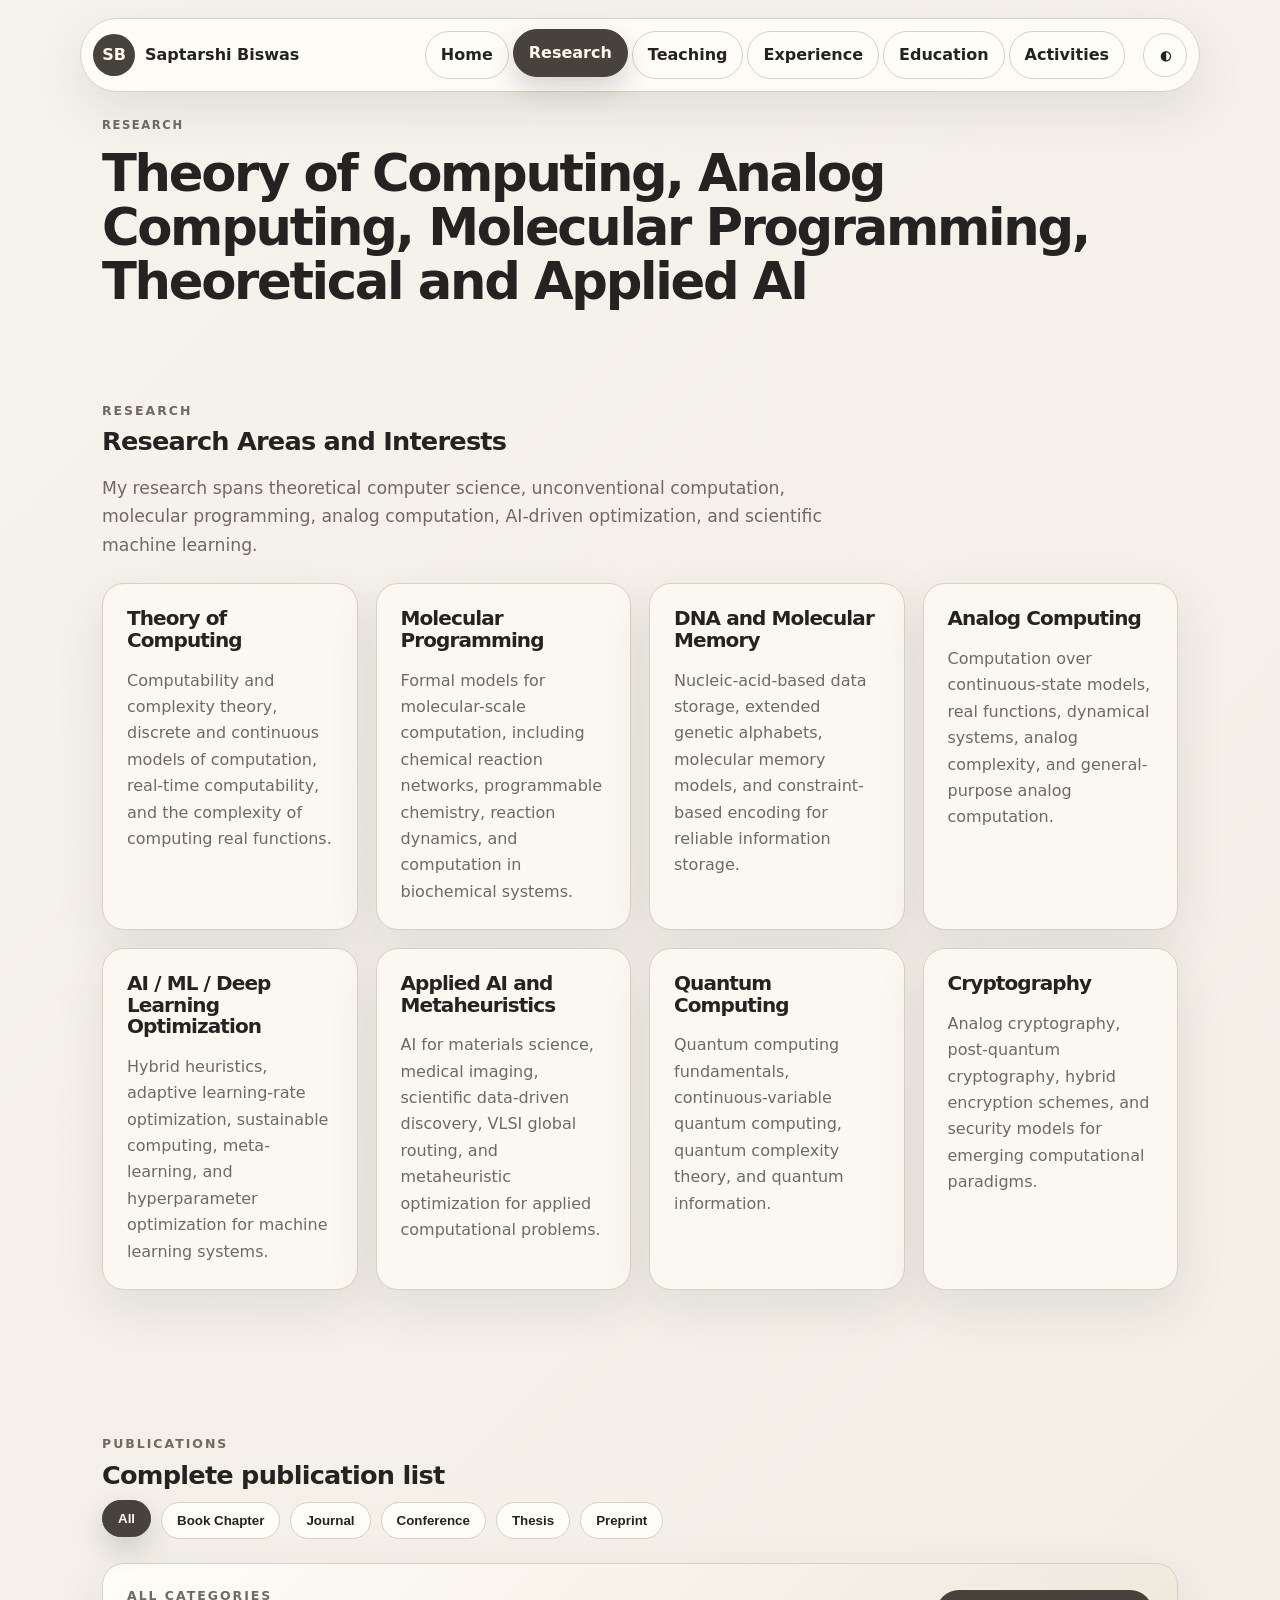
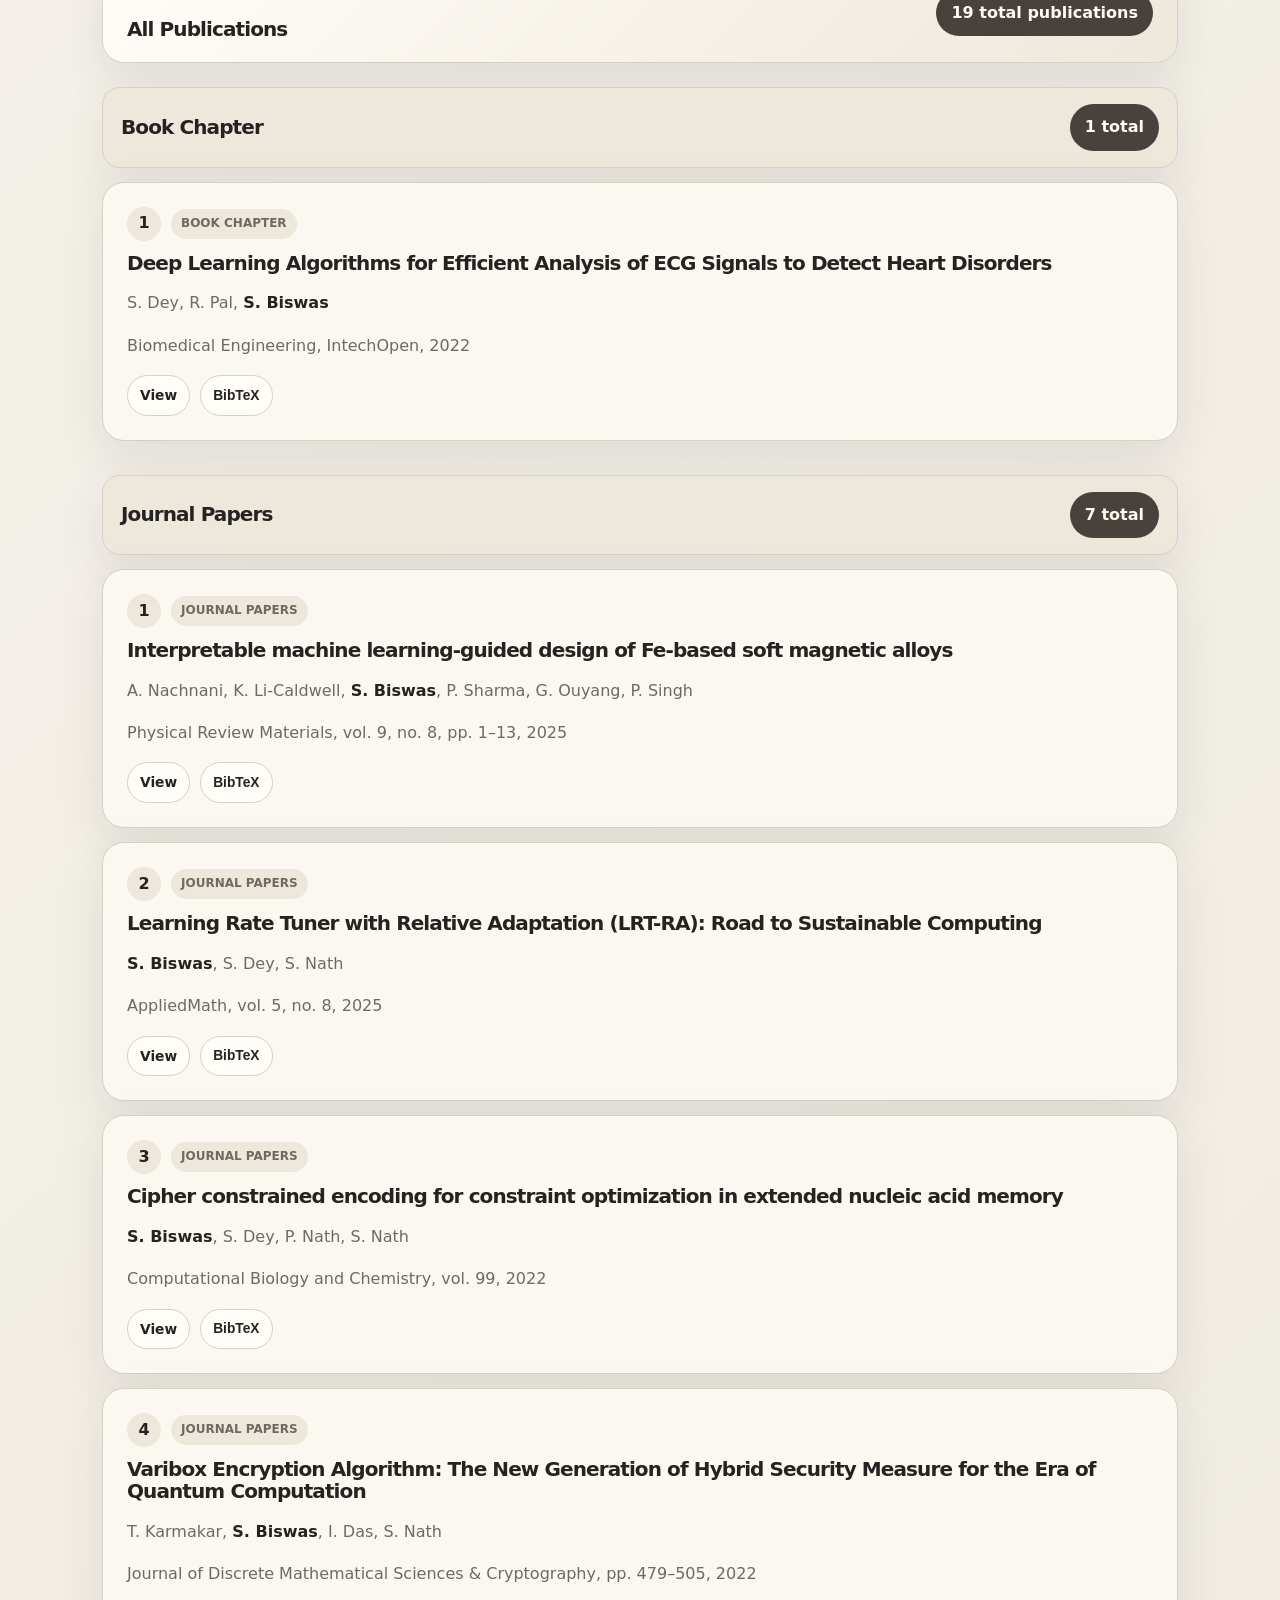
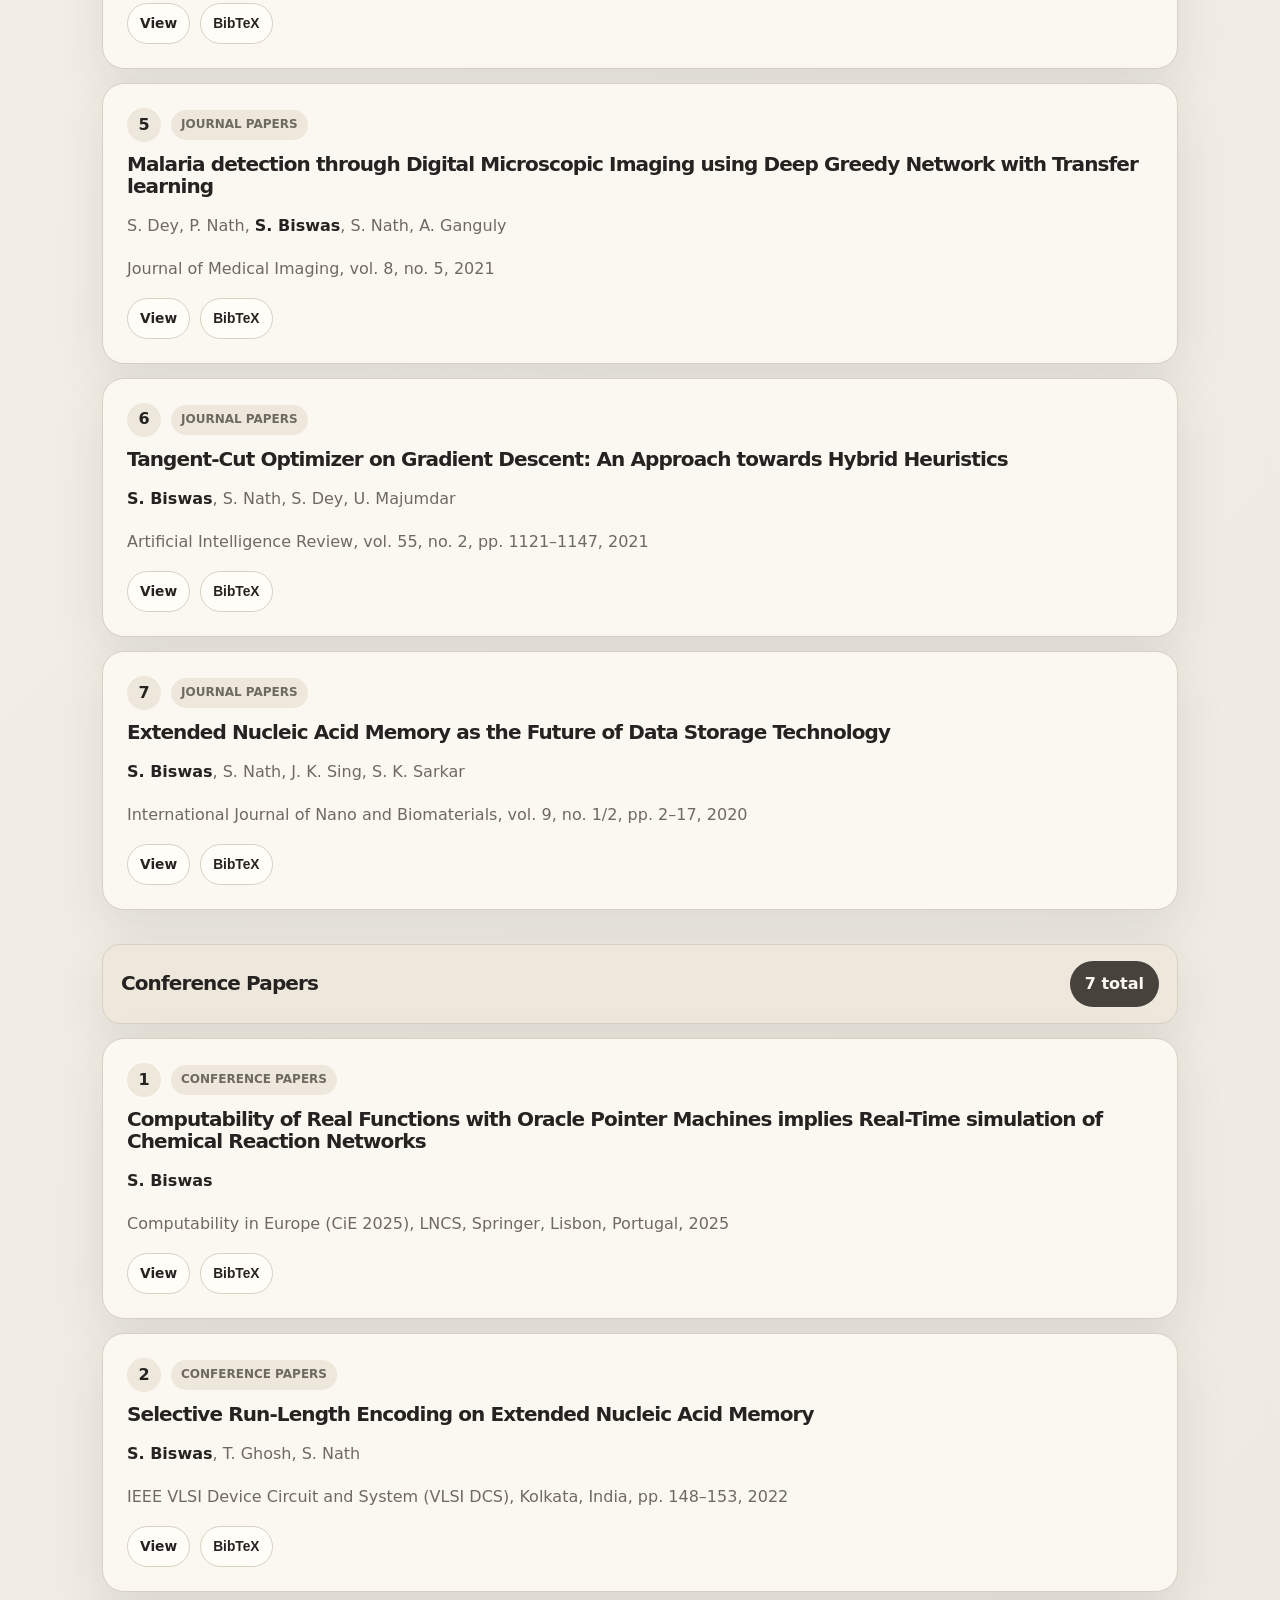
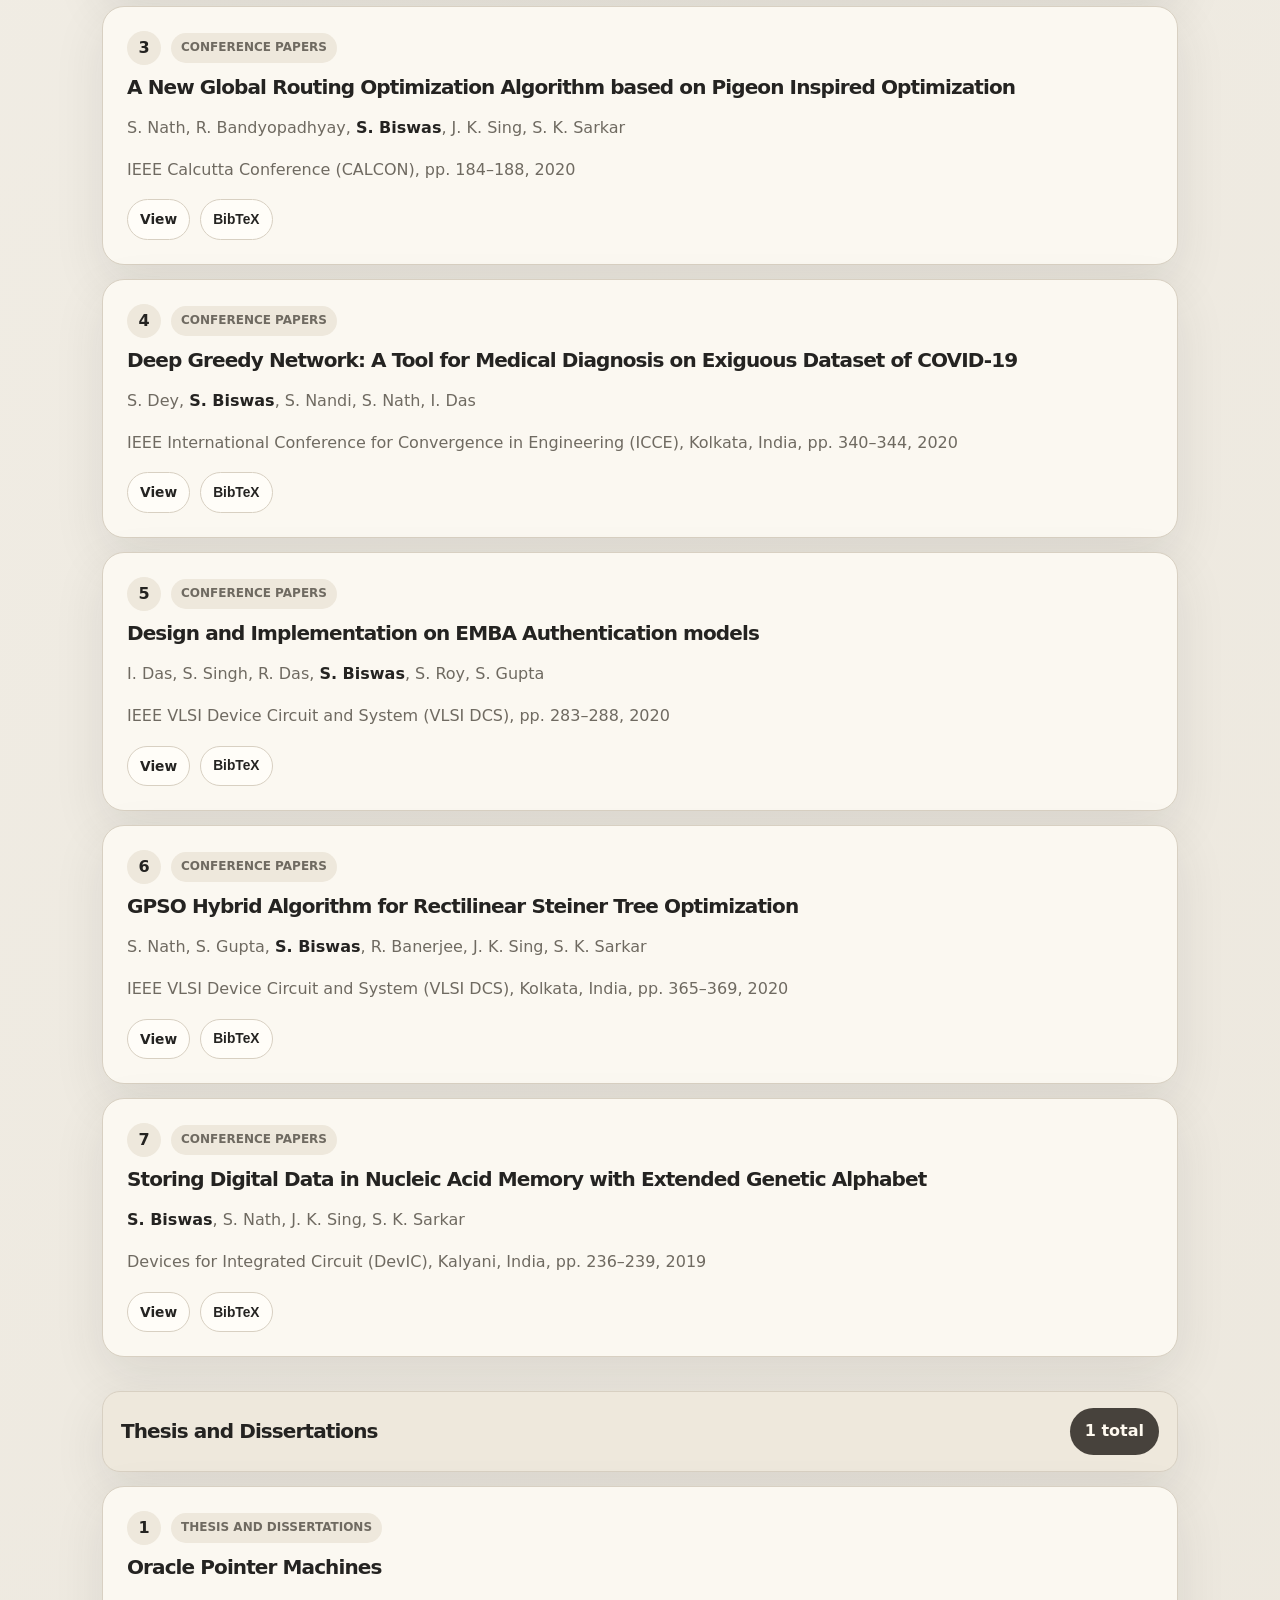
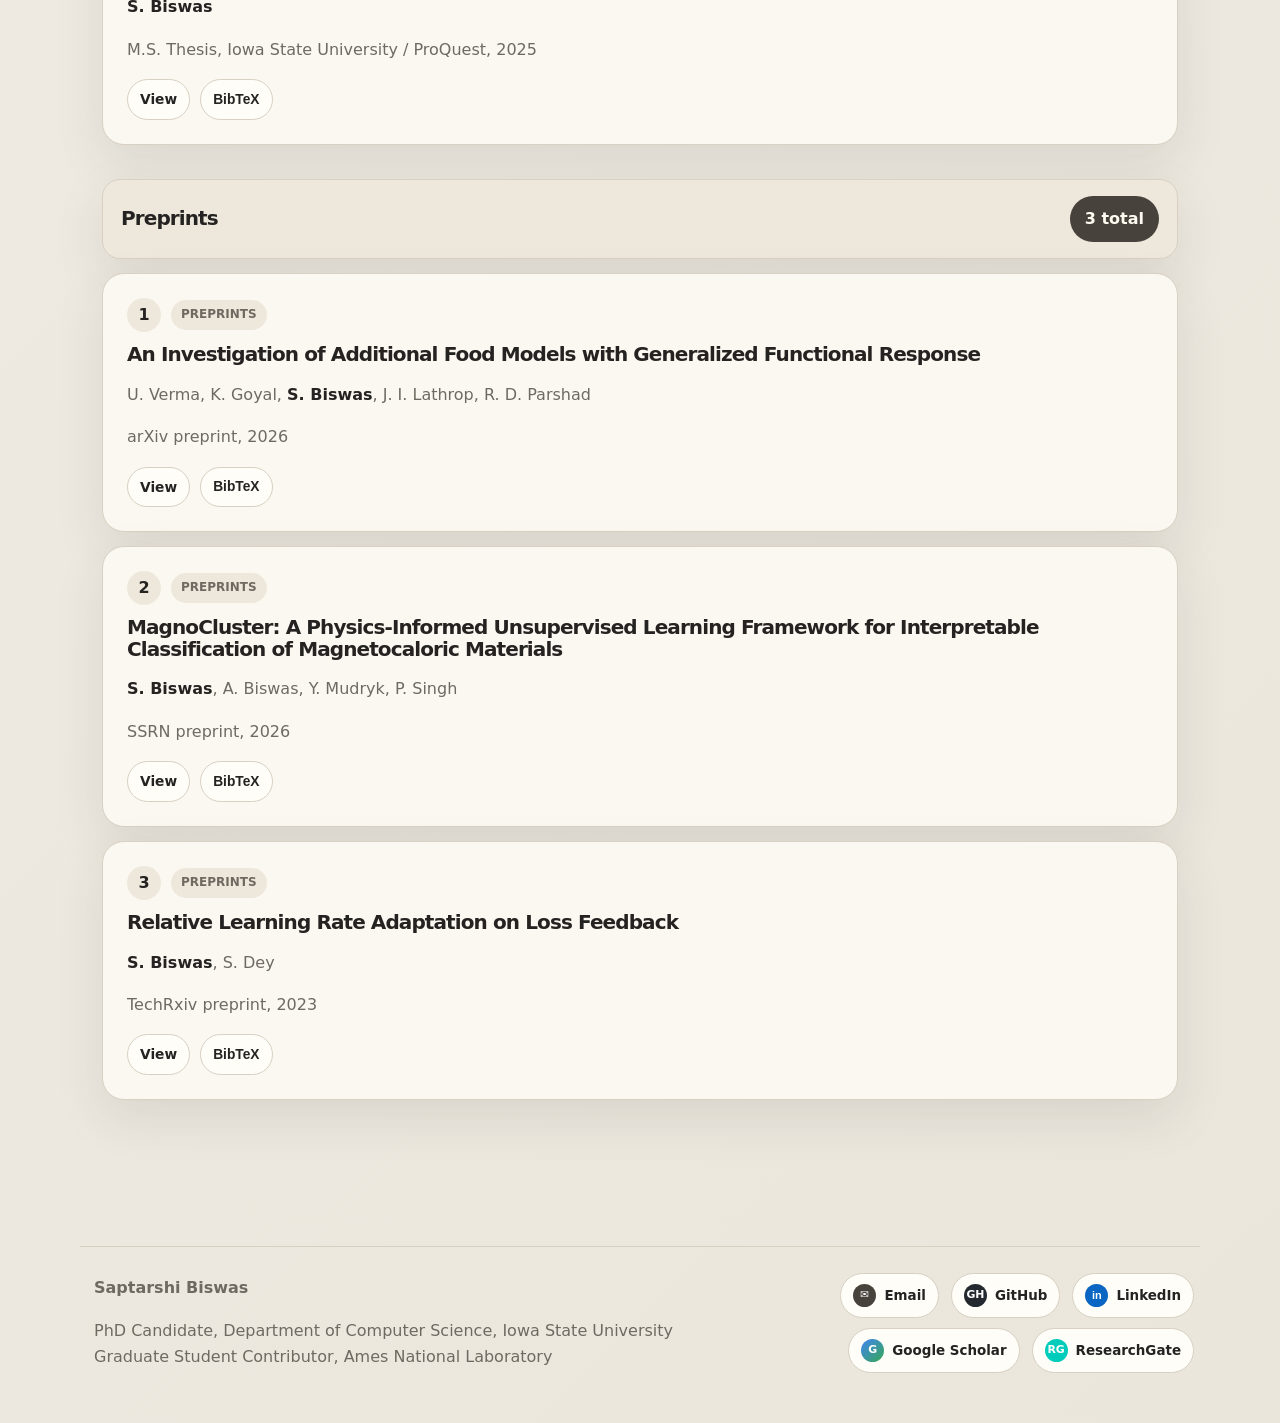
<file: research.html>
<!DOCTYPE html>
<html lang="en">
  <head>
    <meta charset="UTF-8" />
    <meta name="viewport" content="width=device-width, initial-scale=1.0" />

    <title>Research & Publications | Saptarshi Biswas</title>

    <meta
      name="description"
      content="Research areas and publications of Saptarshi Biswas, including theoretical computer science, molecular programming, chemical reaction networks, analog computing, Oracle pointer machines, theoretical AI, optimization, and machine learning."
    />

    <meta
      name="keywords"
      content="Saptarshi Biswas publications, Saptarshi Biswas research, chemical reaction networks, molecular programming, analog computing, Oracle Pointer Machines, computability, complexity theory, theoretical AI, optimization, machine learning"
    />

    <meta name="author" content="Saptarshi Biswas" />
    <meta name="robots" content="index, follow" />

    <link rel="canonical" href="https://Sapi98.github.io/"/>

    <meta property="og:title" content="Research & Publications | Saptarshi Biswas" />
    <meta
      property="og:description"
      content="Research interests and complete publication list of Saptarshi Biswas."
    />
    <meta property="og:type" content="website" />
    <meta property="og:url" content="https://Sapi98.github.io/research.html" />
    <meta property="og:image" content="https://Sapi98.github.io/profile.jpg" />
    <meta property="og:site_name" content="Saptarshi Biswas" />

    <meta name="twitter:card" content="summary_large_image" />
    <meta name="twitter:title" content="Research & Publications | Saptarshi Biswas" />
    <meta
      name="twitter:description"
      content="Research areas and publications of Saptarshi Biswas."
    />
    <meta name="twitter:image" content="https://Sapi98.github.io/profile.jpg" />

    <link rel="preconnect" href="https://fonts.googleapis.com" />
    <link rel="preconnect" href="https://fonts.gstatic.com" crossorigin />
    <link
      href="https://fonts.googleapis.com"/>
    <link rel="stylesheet" href="style.css" />
  </head>
  <body>
    <div class="scroll-progress" aria-hidden="true">
      <div class="scroll-progress-bar" id="scrollProgressBar"></div>
    </div>
    <header class="site-header">
      <a class="brand" href="index.html" aria-label="Saptarshi Biswas home">
        <span class="brand-mark">
          SB
        </span>
        <span class="brand-text">
          Saptarshi Biswas
        </span>
      </a>
      <button class="menu-toggle" id="menuToggle" type="button" aria-label="Toggle navigation">
        ☰
      </button>
      <nav class="site-nav" id="siteNav" aria-label="Primary navigation">
        <a class="nav-link" href="index.html">
          Home
        </a>
        <a class="nav-link active" href="research.html">
          Research
        </a>
        <a class="nav-link" href="teaching.html">
          Teaching
        </a>
        <a class="nav-link" href="experience.html">
          Experience
        </a>
        <a class="nav-link" href="education.html">
          Education
        </a>
        <a class="nav-link" href="activities.html">
          Activities
        </a>
        <!-- <a class="nav-link" href="people.html">
          People
        </a> -->
      </nav>
      <button class="theme-toggle" id="themeToggle" type="button" aria-label="Toggle theme">
        ◐
      </button>
    </header>
    <main>
      <section class="page-title section reveal">
        <p class="eyebrow">
          Research
        </p>
        <h1>
          Theory of Computing, Analog Computing, Molecular Programming, Theoretical and Applied AI
        </h1>
      </section>
      <section class="section reveal">
        <div class="subsection-heading">
          <p class="eyebrow">Research</p>
          <h2>Research Areas and Interests</h2>
          <p class="section-note">
            My research spans theoretical computer science, unconventional computation,
            molecular programming, analog computation, AI-driven optimization, and scientific machine learning.
          </p>
        </div>

        <div class="grid four">
          <article class="tile">
            <h3>Theory of Computing</h3>
            <p>
              Computability and complexity theory, discrete and continuous models of computation,
              real-time computability, and the complexity of computing real functions.
            </p>
          </article>

          <article class="tile">
            <h3>Molecular Programming</h3>
            <p>
              Formal models for molecular-scale computation, including chemical reaction networks,
              programmable chemistry, reaction dynamics, and computation in biochemical systems.
            </p>
          </article>

          <article class="tile">
            <h3>DNA and Molecular Memory</h3>
            <p>
              Nucleic-acid-based data storage, extended genetic alphabets, molecular memory models,
              and constraint-based encoding for reliable information storage.
            </p>
          </article>

          <article class="tile">
            <h3>Analog Computing</h3>
            <p>
              Computation over continuous-state models, real functions, dynamical systems,
              analog complexity, and general-purpose analog computation.
            </p>
          </article>

          <article class="tile">
            <h3>AI / ML / Deep Learning Optimization</h3>
            <p>
              Hybrid heuristics, adaptive learning-rate optimization, sustainable computing,
              meta-learning, and hyperparameter optimization for machine learning systems.
            </p>
          </article>

          <article class="tile">
            <h3>Applied AI and Metaheuristics</h3>
            <p>
              AI for materials science, medical imaging, scientific data-driven discovery,
              VLSI global routing, and metaheuristic optimization for applied computational problems.
            </p>
          </article>

          <article class="tile">
            <h3>Quantum Computing</h3>
            <p>
              Quantum computing fundamentals, continuous-variable quantum computing,
              quantum complexity theory, and quantum information.
            </p>
          </article>

          <article class="tile">
            <h3>Cryptography</h3>
            <p>
              Analog cryptography, post-quantum cryptography, hybrid encryption schemes,
              and security models for emerging computational paradigms.
            </p>
          </article>
        </div>
      </section>
      <section class="section publications-section">
        <div class="subsection-heading split">
          <div>
            <p class="eyebrow">
              Publications
            </p>
            <h2>
              Complete publication list
            </h2>
          </div>
          
          <div class="filters">
            <button class="filter-btn active" data-filter="all" type="button">
              All
            </button>
            <button class="filter-btn" data-filter="book" type="button">
              Book Chapter
            </button>
            <button class="filter-btn" data-filter="journal" type="button">
              Journal
            </button>
            <button class="filter-btn" data-filter="conference" type="button">
              Conference
            </button>
            <button class="filter-btn" data-filter="thesis" type="button">
              Thesis
            </button>
            <button class="filter-btn" data-filter="preprint" type="button">
              Preprint
            </button>
          </div>
        </div>
        <div id="publicationList">
        </div>
      </section>
    </main>
    <footer class="site-footer">
  <div>
    <strong>
      Saptarshi Biswas
    </strong>
    <p>
      PhD Candidate, Department of Computer Science, Iowa State University<br />
      Graduate Student Contributor, Ames National Laboratory
    </p>
  </div>

  <div class="footer-links">
    <a class="footer-link" href="mailto:sbiswas@iastate.edu">
      <span class="footer-icon email-icon">
        ✉
      </span>
      <span>
        Email
      </span>
    </a>

    <a
      class="footer-link"
      href="https://github.com/Sapi98"
      target="_blank"
      rel="noopener"
    >
      <span class="footer-icon github-icon">
        GH
      </span>
      <span>
        GitHub
      </span>
    </a>

    <a
      class="footer-link"
      href="https://www.linkedin.com/in/saptarshi-biswas-sapi98/"
      target="_blank"
      rel="noopener"
    >
      <span class="footer-icon linkedin-icon">
        in
      </span>
      <span>
        LinkedIn
      </span>
    </a>

    <a
      class="footer-link"
      href="https://scholar.google.com/citations?user=PUi9jlQAAAAJ&amp;hl=en"
      target="_blank"
      rel="noopener"
    >
      <span class="footer-icon scholar-icon">
        G
      </span>
      <span>
        Google Scholar
      </span>
    </a>

    <a
      class="footer-link"
      href="https://www.researchgate.net/profile/Saptarshi-Biswas-6"
      target="_blank"
      rel="noopener"
    >
      <span class="footer-icon researchgate-icon">
        RG
      </span>
      <span>
        ResearchGate
      </span>
    </a>
  </div>
</footer>
    <script src="script.js">
    </script>
    <script src="publications.js">
    </script>
  </body>
</html>
</file>
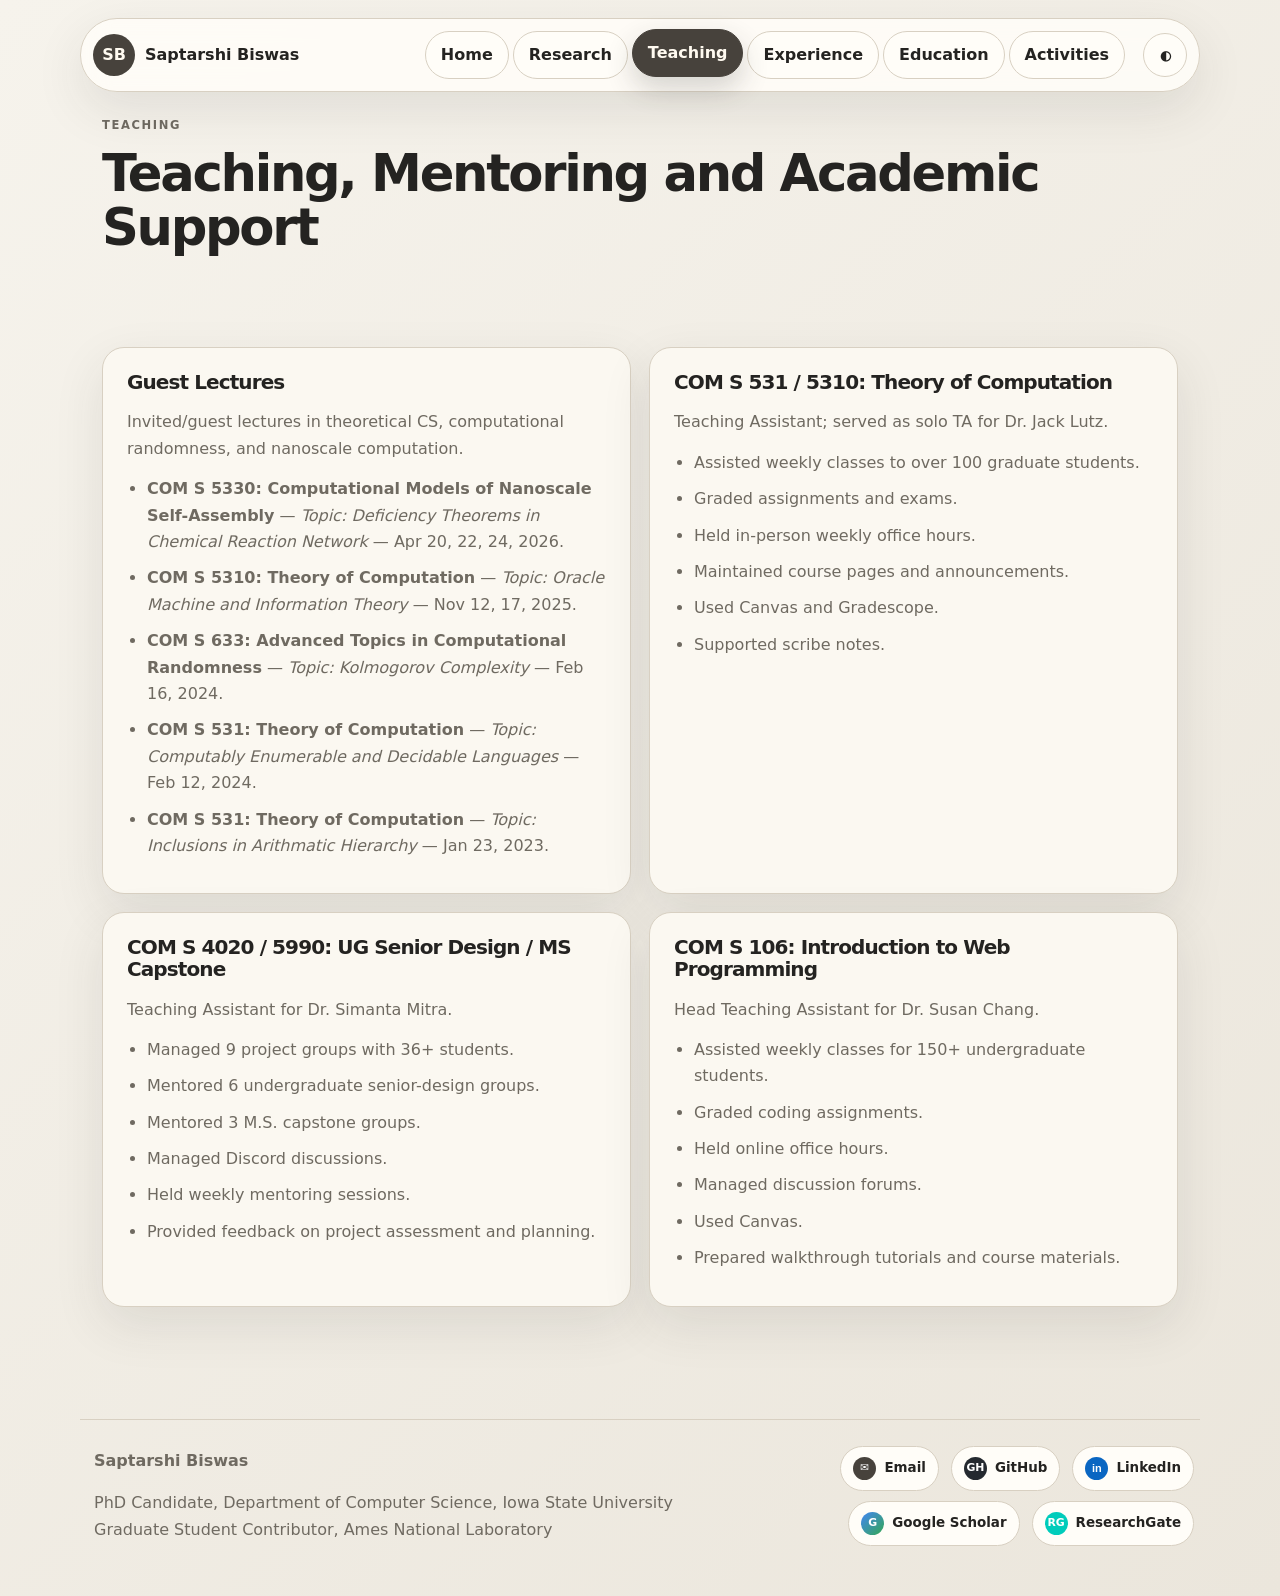
<file: teaching.html>
<!DOCTYPE html>
<html lang="en">
  <head>
    <meta charset="UTF-8" />
    <meta name="viewport" content="width=device-width, initial-scale=1.0" />

    <title>Teaching | Saptarshi Biswas</title>

    <meta
      name="description"
      content="Teaching experience, guest lectures, instructional roles, and academic mentoring activities of Saptarshi Biswas at Iowa State University and related institutions."
    />

    <meta
      name="keywords"
      content="Saptarshi Biswas teaching, Iowa State University teaching, computer science teaching, theory of computation, computational models, guest lectures, academic mentoring"
    />

    <meta name="author" content="Saptarshi Biswas" />
    <meta name="robots" content="index, follow" />

    <link rel="canonical" href="https://Sapi98.github.io/"/>

    <meta property="og:title" content="Teaching | Saptarshi Biswas" />
    <meta
      property="og:description"
      content="Teaching, guest lectures, instructional experience, and mentoring by Saptarshi Biswas."
    />
    <meta property="og:type" content="website" />
    <meta property="og:url" content="https://Sapi98.github.io/teaching.html" />
    <meta property="og:image" content="https://Sapi98.github.io/profile.jpg" />
    <meta property="og:site_name" content="Saptarshi Biswas" />

    <meta name="twitter:card" content="summary_large_image" />
    <meta name="twitter:title" content="Teaching | Saptarshi Biswas" />
    <meta
      name="twitter:description"
      content="Teaching and instructional experience of Saptarshi Biswas."
    />
    <meta name="twitter:image" content="https://Sapi98.github.io/profile.jpg" />

    <link rel="preconnect" href="https://fonts.googleapis.com" />
    <link rel="preconnect" href="https://fonts.gstatic.com" crossorigin />
    <link
      href="https://fonts.googleapis.com"/>
    <link rel="stylesheet" href="style.css" />
  </head>
  <body>
    <header class="site-header">
      <a class="brand" href="index.html" aria-label="Saptarshi Biswas home">
        <span class="brand-mark">
          SB
        </span>
        <span class="brand-text">
          Saptarshi Biswas
        </span>
      </a>
      <button class="menu-toggle" id="menuToggle" type="button" aria-label="Toggle navigation">
        ☰
      </button>
      <nav class="site-nav" id="siteNav" aria-label="Primary navigation">
        <a class="nav-link" href="index.html">
          Home
        </a>
        <a class="nav-link" href="research.html">
          Research
        </a>
        <a class="nav-link active" href="teaching.html">
          Teaching
        </a>
        <a class="nav-link" href="experience.html">
          Experience
        </a>
        <a class="nav-link" href="education.html">
          Education
        </a>
        <a class="nav-link" href="activities.html">
          Activities
        </a>
        <!-- <a class="nav-link" href="people.html">
          People
        </a> -->
      </nav>
      <button class="theme-toggle" id="themeToggle" type="button" aria-label="Toggle theme">
        ◐
      </button>
    </header>
    <main>
      <section class="page-title section reveal">
        <p class="eyebrow">
          Teaching
        </p>
        <h1>
          Teaching, Mentoring and Academic Support
        </h1>
      </section>
      <section class="section reveal">
        <div class="grid two">
          <article class="tile teaching-tile">
            <h3>
              Guest Lectures
            </h3>
            <p>
              Invited/guest lectures in theoretical CS, computational randomness, and nanoscale computation.
            </p>
            <ul class="clean-list readable-list">
              <li>
                <b>COM S 5330: Computational Models of Nanoscale Self-Assembly</b> — <i>Topic: Deficiency Theorems in Chemical Reaction Network</i> — Apr 20, 22, 24, 2026.
              </li>
              <li>
                <b>COM S 5310: Theory of Computation</b> — <i>Topic: Oracle Machine and Information Theory</i> — Nov 12, 17, 2025.
              </li>
              <li>
                <b>COM S 633: Advanced Topics in Computational Randomness</b> — <i>Topic: Kolmogorov Complexity</i> — Feb 16, 2024.
              </li>
              <li>
                <b>COM S 531: Theory of Computation</b> — <i>Topic: Computably Enumerable and Decidable Languages</i> — Feb 12, 2024.
              </li>
              <li>
                <b>COM S 531: Theory of Computation</b> — <i>Topic: Inclusions in Arithmatic Hierarchy</i> — Jan 23, 2023.
              </li>
            </ul>
          </article>
          <article class="tile teaching-tile">
            <h3>
              COM S 531 / 5310: Theory of Computation
            </h3>
            <p>
              Teaching Assistant; served as solo TA for Dr. Jack Lutz.
            </p>
            <ul class="clean-list readable-list">
              <li>
                Assisted weekly classes to over 100 graduate students.
              </li>
              <li>
                Graded assignments and exams.
              </li>
              <li>
                Held in-person weekly office hours.
              </li>
              <li>
                Maintained course pages and announcements.
              </li>
              <li>
                Used Canvas and Gradescope.
              </li>
              <li>
                Supported scribe notes.
              </li>
            </ul>
          </article>
          <article class="tile teaching-tile">
            <h3>
              COM S 4020 / 5990: UG Senior Design / MS Capstone
            </h3>
            <p>
              Teaching Assistant for Dr. Simanta Mitra.
            </p>
            <ul class="clean-list readable-list">
              <li>
                Managed 9 project groups with 36+ students.
              </li>
              <li>
                Mentored 6 undergraduate senior-design groups.
              </li>
              <li>
                Mentored 3 M.S. capstone groups.
              </li>
              <li>
                Managed Discord discussions.
              </li>
              <li>
                Held weekly mentoring sessions.
              </li>
              <li>
                Provided feedback on project assessment and planning.
              </li>
            </ul>
          </article>
          <article class="tile teaching-tile">
            <h3>
              COM S 106: Introduction to Web Programming
            </h3>
            <p>
              Head Teaching Assistant for Dr. Susan Chang.
            </p>
            <ul class="clean-list readable-list">
              <li>
                Assisted weekly classes for 150+ undergraduate students.
              </li>
              <li>
                Graded coding assignments.
              </li>
              <li>
                Held online office hours.
              </li>
              <li>
                Managed discussion forums.
              </li>
              <li>
                Used Canvas.
              </li>
              <li>
                Prepared walkthrough tutorials and course materials.
              </li>
            </ul>
          </article>
        </div>
      </section>
    </main>
    <footer class="site-footer">
      <div>
        <strong>
          Saptarshi Biswas
        </strong>
        <p>
          PhD Candidate, Department of Computer Science, Iowa State University<br />
          Graduate Student Contributor, Ames National Laboratory
        </p>
      </div>

      <div class="footer-links">
        <a class="footer-link" href="mailto:sbiswas@iastate.edu">
          <span class="footer-icon email-icon">
            ✉
          </span>
          <span>
            Email
          </span>
        </a>

        <a
          class="footer-link"
          href="https://github.com/Sapi98"
          target="_blank"
          rel="noopener"
        >
          <span class="footer-icon github-icon">
            GH
          </span>
          <span>
            GitHub
          </span>
        </a>

        <a
          class="footer-link"
          href="https://www.linkedin.com/in/saptarshi-biswas-sapi98/"
          target="_blank"
          rel="noopener"
        >
          <span class="footer-icon linkedin-icon">
            in
          </span>
          <span>
            LinkedIn
          </span>
        </a>

        <a
          class="footer-link"
          href="https://scholar.google.com/citations?user=PUi9jlQAAAAJ&amp;hl=en"
          target="_blank"
          rel="noopener"
        >
          <span class="footer-icon scholar-icon">
            G
          </span>
          <span>
            Google Scholar
          </span>
        </a>

        <a
          class="footer-link"
          href="https://www.researchgate.net/profile/Saptarshi-Biswas-6"
          target="_blank"
          rel="noopener"
        >
          <span class="footer-icon researchgate-icon">
            RG
          </span>
          <span>
            ResearchGate
          </span>
        </a>
      </div>
    </footer>
    <script src="script.js">
    </script>
  </body>
</html>
</file>
<file: style.css>
:root {
  --bg: #f6f3ec;
  --bg-2: #ebe6dc;
  --surface: #fffdf8;
  --surface-2: #eee8dc;
  --tile: #fbf8f1;
  --text: #242321;
  --muted: #6f6a61;
  --line: #d8d0c2;
  --cream: #fffaf0;
  --shadow: 0 18px 50px rgba(52, 49, 45, .10);
  --radius: 22px;
  --max: 1120px;
  --accent: #b98a52;
  --name-accent: #b98a52;
  --tagline-accent: #8c6a3d;

}

body[data-theme="dark"] {
  --bg: #1f1e1c;
  --bg-2: #292724;
  --surface: #2b2925;
  --surface-2: #36332e;
  --tile: #302d29;
  --text: #f2ede3;
  --muted: #c3baaa;
  --line: #4b463f;
  --shadow: 0 18px 50px rgba(0, 0, 0, .34);
  --accent: #e4c28a;
  --name-accent: #efd2a0;
  --tagline-accent: #ccb289;

}

* {
  box-sizing: border-box;
}

body {
  margin: 0;
  font-family: Inter, system-ui, sans-serif;
  background: linear-gradient(135deg, var(--bg), var(--bg-2));
  color: var(--text);
  line-height: 1.65;
}

a {
  color: inherit;
}

.site-header {
  position: sticky;
  top: 0;
  z-index: 100;
  max-width: var(--max);
  margin: 18px auto 0;
  padding: 12px;
  display: flex;
  align-items: center;
  gap: 18px;
  background: rgba(255, 253, 248, .86);
  border: 1px solid var(--line);
  border-radius: 999px;
  box-shadow: var(--shadow);
  backdrop-filter: blur(14px);
}

body[data-theme="dark"] .site-header {
  background: rgba(43, 41, 37, .9);
}

.brand {
  display: inline-flex;
  align-items: center;
  gap: 10px;
  text-decoration: none;
  font-weight: 800;
}

.brand-mark {
  width: 42px;
  height: 42px;
  display: grid;
  place-items: center;
  border-radius: 50%;
  background: #47423c;
  color: #fffaf0;
}

.site-nav {
  margin-left: auto;
  display: flex;
  gap: 4px;
}

.site-nav a,
.theme-toggle,
.menu-toggle,
.btn,
.filter-btn {
  border: 1px solid var(--line);
  background: var(--surface);
  color: var(--text);
  border-radius: 999px;
  text-decoration: none;
  padding: 10px 15px;
  font-weight: 700;
  cursor: pointer;
  transition:
    background-color .45s ease,
    color .45s ease,
    border-color .45s ease,
    box-shadow .45s ease,
    transform .35s ease;
}

.site-nav a:hover,
.site-nav a.active,
.theme-toggle:hover,
.menu-toggle:hover,
.btn:hover,
.filter-btn:hover,
.filter-btn.active {
  background: #47423c;
  border-color: #47423c;
  color: #fffaf0;
  transform: translateY(-2px);
  box-shadow: 0 12px 28px rgba(52, 49, 45, .2);
}

.theme-toggle,
.menu-toggle {
  width: 44px;
  height: 44px;
  padding: 0;
}

.menu-toggle {
  display: none;
}

.section {
  max-width: var(--max);
  margin: 0 auto;
  padding: 72px 22px;
}

.hero {
  min-height: 72vh;
  display: grid;
  grid-template-columns: 1.45fr .9fr;
  gap: 30px;
  align-items: center;
}

.eyebrow {
  margin: 0 0 12px;
  color: var(--muted);
  text-transform: uppercase;
  letter-spacing: .16em;
  font-size: .78rem;
  font-weight: 800;
}

h1,
h2,
h3 {
  line-height: 1.08;
  margin: 0 0 16px;
  letter-spacing: -.045em;
}

h1 {
  font-size: clamp(2.7rem, 7vw, 5.8rem);
}

h2 {
  font-size: clamp(2rem, 4vw, 3.2rem);
}

h3 {
  font-size: 1.25rem;
}

.hero-subtitle,
.page-title p,
.section-note {
  max-width: 760px;
  font-size: 1.08rem;
  color: var(--muted);
}

.hero-actions {
  display: flex;
  flex-wrap: wrap;
  gap: 12px;
  margin-top: 30px;
}

.btn-charcoal {
  background: #47423c;
  color: #fffaf0;
  border-color: #47423c;
}

.profile-card,
.tile,
.link-card,
.publication-card,
.timeline-card,
.service-card,
.credential-card {
  background: var(--tile);
  border: 1px solid var(--line);
  border-radius: var(--radius);
  box-shadow: var(--shadow);
}

.profile-card {
  padding: 30px;
  text-align: center;
  position: relative;
  overflow: visible;
  transition:
    background-color .45s ease,
    box-shadow .45s ease,
    transform .35s ease,
    border-color .45s ease;
}

.profile-card:hover {
  background: linear-gradient(145deg, var(--surface), var(--surface-2));
  transform: translateY(-8px) scale(1.012);
  box-shadow: 0 34px 90px rgba(52, 49, 45, .22);
  border-color: #b8aa95;
}

.profile-photo-frame {
  position: relative;
  width: 142px;
  height: 142px;
  margin: 0 auto 22px;
  border-radius: 34px;
  display: grid;
  place-items: center;
  background: linear-gradient(135deg, #ece6da, #fffaf0);
  isolation: isolate;
}

.profile-photo-frame img,
.profile-initials {
  width: 112px;
  height: 112px;
  border-radius: 28px;
  object-fit: cover;
  display: grid;
  place-items: center;
  background: #47423c;
  color: #fffaf0;
  font-size: 2.6rem;
  font-weight: 900;
  box-shadow: inset 0 0 0 1px rgba(255, 250, 240, .25);
  z-index: 2;
}

.profile-initials {
  display: none;
}

.corner-arrow {
  position: absolute;
  pointer-events: none;
  z-index: 3;
  transition:
    transform .42s ease,
    opacity .42s ease,
    filter .42s ease;
}

.corner-arrow-major {
  width: 58px;
  height: 58px;
  filter: drop-shadow(0 8px 12px rgba(52, 49, 45, .22));
}

.corner-arrow-minor {
  width: 48px;
  height: 48px;
  opacity: 0;
  z-index: 1;
  filter: drop-shadow(0 6px 8px rgba(154, 107, 53, .18));
}

.corner-arrow-tl {
  top: -10px;
  left: -10px;
  background: #47423c;
  clip-path: polygon(0 0, 100% 0, 100% 19%, 38% 19%, 19% 38%, 19% 100%, 0 100%);
}

.corner-arrow-tl-minor {
  top: 3px;
  left: 3px;
  background: #b98a52;
  clip-path: polygon(0 0, 100% 0, 100% 11%, 34% 11%, 11% 34%, 11% 100%, 0 100%);
}

.corner-arrow-br {
  right: -10px;
  bottom: -10px;
  background: #47423c;
  clip-path: polygon(81% 0, 100% 0, 100% 100%, 0 100%, 0 81%, 62% 81%, 81% 62%);
}

.corner-arrow-br-minor {
  right: 3px;
  bottom: 3px;
  background: #b98a52;
  clip-path: polygon(89% 0, 100% 0, 100% 100%, 0 100%, 0 89%, 66% 89%, 89% 66%);
}

.profile-card:hover .corner-arrow-tl {
  transform: translate(-10px, -10px);
}

.profile-card:hover .corner-arrow-br {
  transform: translate(10px, 10px);
}

.profile-card:hover .corner-arrow-tl-minor {
  opacity: 1;
  transform: translate(-5px, -5px);
}

.profile-card:hover .corner-arrow-br-minor {
  opacity: 1;
  transform: translate(5px, 5px);
}

.mini-stats {
  display: grid;
  grid-template-columns: repeat(3, 1fr);
  gap: 8px;
  margin-top: 22px;
}

.mini-stats span {
  padding: 12px 8px;
  border-radius: 14px;
  background: var(--surface-2);
  color: var(--muted);
  font-size: .78rem;
  transition:
    background-color .45s ease,
    color .45s ease,
    transform .35s ease,
    box-shadow .45s ease;
}

.mini-stats b {
  display: block;
  color: var(--text);
  transition: color .45s ease;
}

.profile-card:hover .mini-stats span {
  background: #47423c;
  color: #fffaf0;
  transform: translateY(-3px);
  box-shadow: 0 10px 22px rgba(52, 49, 45, .22);
}

.profile-card:hover .mini-stats b {
  color: #fffaf0;
}

.section-heading {
  margin-bottom: 24px;
}

.section-heading.split {
  display: flex;
  justify-content: space-between;
  align-items: flex-start;
  gap: 20px;
  flex-wrap: wrap;
}

.grid {
  display: grid;
  gap: 18px;
}

.grid.two {
  grid-template-columns: repeat(2, minmax(0, 1fr));
}

.grid.three {
  grid-template-columns: repeat(3, minmax(0, 1fr));
}

.grid.four {
  grid-template-columns: repeat(4, minmax(0, 1fr));
}

.tile {
  padding: 24px;
  min-height: 190px;
  transition:
    background-color .5s ease,
    color .5s ease,
    border-color .5s ease,
    transform .35s ease,
    box-shadow .5s ease;
}

.tile p {
  color: var(--muted);
  margin: 0;
  transition: color .5s ease;
}

.tile:hover,
.link-card:hover,
.publication-card:hover {
  background: #47423c;
  color: #fffaf0;
  border-color: #47423c;
  transform: translateY(-6px);
}

.tile:hover p,
.tile:hover li,
.link-card:hover small,
.publication-card:hover .pub-authors,
.publication-card:hover .pub-venue {
  color: rgba(255, 250, 240, .88);
}

.chip-grid {
  display: grid;
  grid-template-columns: repeat(3, minmax(0, 1fr));
  gap: 14px;
}

.chip-grid span {
  padding: 16px 18px;
  border: 1px solid var(--line);
  border-radius: 999px;
  background: var(--tile);
  box-shadow: var(--shadow);
  font-weight: 800;
  text-align: center;
  transition:
    background-color .5s ease,
    color .5s ease,
    transform .35s ease;
}

.chip-grid span:hover {
  background: #47423c;
  color: #fffaf0;
  transform: translateY(-4px);
}

.chip-grid span:nth-last-child(2):nth-child(3n + 1) {
  grid-column: 1;
}

.chip-grid span:last-child:nth-child(3n + 2) {
  grid-column: 3;
}

.chip-grid span:last-child:nth-child(3n + 1) {
  grid-column: 2;
}

.link-grid {
  display: grid;
  grid-template-columns: repeat(5, minmax(0, 1fr));
  gap: 14px;
}

.link-card {
  padding: 18px;
  display: flex;
  flex-direction: column;
  gap: 8px;
  text-decoration: none;
  transition:
    background-color .5s ease,
    color .5s ease,
    transform .35s ease;
}

.link-card span {
  font-weight: 900;
}

.link-card small,
.pub-authors,
.pub-venue {
  color: var(--muted);
  transition: color .5s ease;
}

.filters {
  display: flex;
  flex-wrap: wrap;
  gap: 10px;
}

.pub-total-block {
  display: flex;
  align-items: center;
  justify-content: space-between;
  gap: 18px;
  margin: 0 0 24px;
  padding: 22px 24px;
  border: 1px solid var(--line);
  border-radius: var(--radius);
  background: linear-gradient(135deg, var(--surface), var(--surface-2));
  box-shadow: var(--shadow);
}

.pub-total-block h3 {
  margin: 0;
}

.pub-total-block span,
.pub-category-heading span {
  display: inline-flex;
  padding: 10px 15px;
  border-radius: 999px;
  background: #47423c;
  color: #fffaf0;
  font-weight: 900;
}

.pub-category-block {
  display: grid;
  gap: 14px;
  margin: 0 0 34px;
}

.pub-category-heading {
  display: flex;
  align-items: center;
  justify-content: space-between;
  gap: 16px;
  padding: 16px 18px;
  border: 1px solid var(--line);
  border-radius: 18px;
  background: var(--surface-2);
  box-shadow: var(--shadow);
}

.pub-category-heading h3 {
  margin: 0;
}

.publication-list,
.publication-list.nested {
  display: grid;
  gap: 14px;
}

.publication-card {
  padding: 24px;
  transition:
    background-color .5s ease,
    color .5s ease,
    border-color .5s ease,
    transform .35s ease;
}

.pub-topline {
  display: flex;
  gap: 10px;
  align-items: center;
  margin-bottom: 12px;
}

.pub-number {
  width: 34px;
  height: 34px;
  display: grid;
  place-items: center;
  border-radius: 50%;
  background: var(--surface-2);
  color: var(--text);
  font-weight: 900;
  transition:
    background-color .5s ease,
    color .5s ease;
}

.publication-card:hover .pub-number {
  background: rgba(255, 250, 240, .18);
  color: #fffaf0;
}

.pub-meta {
  display: inline-block;
  padding: 5px 10px;
  border-radius: 999px;
  background: var(--surface-2);
  color: var(--muted);
  font-size: .75rem;
  font-weight: 800;
  text-transform: uppercase;
  transition:
    background-color .5s ease,
    color .5s ease;
}

.publication-card:hover .pub-meta {
  background: rgba(255, 250, 240, .18);
  color: #fffaf0;
}

.pub-actions {
  display: flex;
  gap: 10px;
  flex-wrap: wrap;
  margin-top: 16px;
}

.btn-small {
  padding: 8px 12px;
  font-size: .86rem;
}

.bibtex {
  white-space: pre-wrap;
  overflow-x: auto;
  margin-top: 16px;
  background: #2a2723;
  color: #f6efe3;
  border-radius: 14px;
  padding: 16px;
  border: 1px solid #514b43;
}

.clean-list {
  margin: 0;
  padding-left: 20px;
  color: inherit;
}

.clean-list li {
  margin-bottom: 10px;
}

.readable-list {
  margin-top: 14px;
  color: var(--muted);
}

.two-col-list {
  columns: 2;
  column-gap: 36px;
}

.timeline-modern {
  --timeline-progress: 0%;
  position: relative;
  display: grid;
  gap: 22px;
}

.timeline-modern::before {
  content: "";
  position: absolute;
  left: 170px;
  top: 10px;
  bottom: 10px;
  width: 2px;
  background: linear-gradient(#b8aa95, transparent);
}

.timeline-modern::after {
  content: "";
  position: absolute;
  left: 170px;
  top: 10px;
  width: 3px;
  height: var(--timeline-progress);
  max-height: calc(100% - 20px);
  border-radius: 999px;
  background: linear-gradient(180deg, #47423c, #b98a52, #47423c);
  box-shadow: 0 0 18px rgba(185, 138, 82, .35);
  transition: height .16s linear;
  z-index: 0;
}

.timeline-entry {
  position: relative;
  display: grid;
  grid-template-columns: 140px 36px 1fr;
  gap: 16px;
}

.timeline-date {
  color: var(--muted);
  font-weight: 900;
  text-align: right;
  padding-top: 24px;
}

.timeline-node {
  position: relative;
  z-index: 2;
  width: 18px;
  height: 18px;
  margin: 27px auto 0;
  border-radius: 50%;
  background: #47423c;
  border: 4px solid var(--bg);
  box-shadow: 0 0 0 2px #b8aa95;
  transition:
    transform .35s ease,
    background-color .35s ease,
    box-shadow .35s ease,
    border-color .35s ease;
}

.timeline-entry:hover .timeline-node,
.timeline-entry.open .timeline-node,
.timeline-entry.is-active .timeline-node,
.timeline-entry:has(.timeline-card:hover) .timeline-node {
  background: #b98a52;
  transform: scale(1.38);
  box-shadow:
    0 0 0 6px rgba(185, 138, 82, .20),
    0 0 24px rgba(185, 138, 82, .55);
  border-color: var(--surface);
}

.timeline-entry:hover .timeline-card,
.timeline-entry.open .timeline-card,
.timeline-entry.is-active .timeline-card,
.timeline-entry:has(.timeline-card:hover) .timeline-card {
  border-color: #b98a52;
}

.timeline-card {
  overflow: hidden;
}

.expand-summary {
  width: 100%;
  border: 0;
  background: transparent;
  color: var(--text);
  text-align: left;
  padding: 24px;
  display: flex;
  justify-content: space-between;
  align-items: center;
  gap: 20px;
  cursor: pointer;
  transition:
    background-color .5s ease,
    color .5s ease,
    border-radius .35s ease;
}

.expand-summary small {
  display: block;
  color: var(--muted);
  text-transform: uppercase;
  letter-spacing: .14em;
  font-weight: 800;
  font-size: .72rem;
  margin-bottom: 8px;
  transition: color .5s ease;
}

.expand-summary strong {
  display: block;
  font-size: 1.15rem;
}

.expand-summary em {
  display: block;
  color: var(--muted);
  font-style: normal;
  margin-top: 8px;
  transition: color .5s ease;
}

.accordion-icon {
  width: 38px;
  height: 38px;
  display: grid;
  place-items: center;
  border-radius: 50%;
  background: var(--surface-2);
  color: var(--text);
  font-size: 1.4rem;
  transition:
    transform .35s ease,
    background-color .5s ease,
    color .5s ease;
}

.expand-details {
  display: grid;
  grid-template-rows: 0fr;
  transition:
    grid-template-rows .38s ease,
    background-color .5s ease;
}

.expand-details > div {
  overflow: hidden;
  padding: 0 24px;
  color: var(--muted);
}

.expand-card:hover .expand-summary {
  background: #47423c;
  color: #fffaf0;
  border-radius: var(--radius);
}

.expand-card:hover .expand-summary small,
.expand-card:hover .expand-summary em {
  color: rgba(255, 250, 240, .78);
}

.expand-card.open .expand-summary {
  background: #47423c !important;
  color: #fffaf0 !important;
  border-radius: var(--radius) var(--radius) 0 0;
}

.expand-card.open .expand-summary small,
.expand-card.open .expand-summary em {
  color: rgba(255, 250, 240, .78) !important;
}

.expand-card.open .accordion-icon {
  background: rgba(255, 250, 240, .18);
  color: #fffaf0;
  transform: rotate(180deg);
}

.expand-card.open .expand-details {
  grid-template-rows: 1fr;
  background: var(--surface);
  border-top: 1px solid var(--line);
}

.expand-card.open .expand-details > div {
  padding: 20px 24px 24px;
  color: var(--text);
}

.numbered-list {
  list-style: decimal;
  padding-left: 1.4rem;
}

.numbered-list li::marker {
  font-weight: 900;
  color: #47423c;
}

.accordion-grid {
  column-count: 2;
  column-gap: 20px;
}

.service-card {
  display: inline-block;
  width: 100%;
  margin: 0 0 20px;
  overflow: hidden;
  break-inside: avoid;
  transition:
    background-color .5s ease,
    border-color .5s ease;
}

.credential-grid {
  display: grid;
  grid-template-columns: repeat(3, minmax(0, 1fr));
  gap: 18px;
}

.credential-card {
  position: relative;
  min-height: 230px;
  padding: 24px;
  text-decoration: none;
  display: flex;
  flex-direction: column;
  justify-content: space-between;
  overflow: hidden;
  background: linear-gradient(145deg, var(--tile), var(--surface));
  transition:
    background-color .5s ease,
    color .5s ease,
    border-color .5s ease,
    transform .35s ease,
    box-shadow .5s ease;
}

.credential-card::before {
  content: "";
  position: absolute;
  right: -35px;
  bottom: -50px;
  width: 130px;
  height: 130px;
  border-radius: 50%;
  background: rgba(71, 66, 60, .08);
  transition:
    transform .45s ease,
    background-color .45s ease;
}

.credential-card:hover {
  background: #47423c;
  color: #fffaf0;
  border-color: #47423c;
  transform: translateY(-7px);
  box-shadow: 0 28px 70px rgba(52, 49, 45, .24);
}

.credential-card:hover::before {
  transform: scale(1.4);
  background: rgba(255, 250, 240, .12);
}

.credential-card h3 {
  font-size: 1.05rem;
  letter-spacing: -.025em;
  margin-top: 42px;
  margin-bottom: 14px;
}

.credential-card p {
  color: var(--muted);
  margin: 0;
  transition: color .45s ease;
}

.credential-card:hover p {
  color: rgba(255, 250, 240, .84);
}

.credential-badge {
  position: absolute;
  top: 18px;
  left: 18px;
  padding: 6px 11px;
  border-radius: 999px;
  background: var(--surface-2);
  color: var(--muted);
  font-size: .72rem;
  font-weight: 900;
  text-transform: uppercase;
  letter-spacing: .08em;
  transition:
    background-color .45s ease,
    color .45s ease;
}

.credential-card:hover .credential-badge {
  background: rgba(255, 250, 240, .18);
  color: #fffaf0;
}

.credential-meta {
  display: flex;
  justify-content: space-between;
  align-items: center;
  gap: 12px;
  margin-top: 22px;
  color: var(--muted);
  font-size: .84rem;
  font-weight: 800;
  transition: color .45s ease;
}

.credential-card:hover .credential-meta {
  color: #fffaf0;
}

.reveal {
  opacity: 0;
  transform: translateY(18px);
  transition:
    opacity .7s ease,
    transform .7s ease;
}

.reveal.visible {
  opacity: 1;
  transform: translateY(0);
}

.publications-section {
  opacity: 1 !important;
  transform: none !important;
}

body[data-theme="dark"] .profile-card:hover {
  background: linear-gradient(145deg, #342f2a, #25231f);
  box-shadow: 0 34px 90px rgba(0, 0, 0, .48);
  border-color: #756c60;
}

body[data-theme="dark"] .profile-photo-frame {
  background: linear-gradient(135deg, #352f29, #1f1e1c);
}

body[data-theme="dark"] .corner-arrow-major {
  background: #e1d7c6;
}

body[data-theme="dark"] .corner-arrow-minor {
  background: #d6b27f;
}

body[data-theme="dark"] .numbered-list li::marker {
  color: #fffaf0 !important;
}

body[data-theme="dark"] .expand-card.open .expand-details {
  background: #36332e;
  color: #f2ede3;
}

body[data-theme="dark"] .expand-card.open .expand-details > div,
body[data-theme="dark"] .expand-card.open li {
  color: #f2ede3;
}

body[data-theme="dark"] .credential-card {
  background: linear-gradient(145deg, var(--tile), var(--surface-2));
}

body[data-theme="dark"] .credential-card:hover {
  background: #4b453e;
}

@media (max-width: 980px) {
  .grid.four,
  .grid.three,
  .link-grid,
  .credential-grid {
    grid-template-columns: repeat(2, minmax(0, 1fr));
  }

  .chip-grid {
    grid-template-columns: repeat(2, minmax(0, 1fr));
  }

  .chip-grid span:nth-last-child(2):nth-child(2n + 1) {
    grid-column: 1;
  }

  .chip-grid span:last-child:nth-child(2n + 0) {
    grid-column: 2;
  }

  .chip-grid span:last-child:nth-child(2n + 1) {
    grid-column: 1 / -1;
    justify-self: center;
    min-width: min(320px, 100%);
  }
}

@media (max-width: 900px) {
  .site-header {
    margin: 10px;
    border-radius: 24px;
    flex-wrap: wrap;
  }

  .menu-toggle {
    display: grid;
    place-items: center;
    margin-left: auto;
  }

  .theme-toggle {
    order: 3;
  }

  .site-nav {
    display: none;
    width: 100%;
    order: 4;
    flex-direction: column;
    align-items: stretch;
    margin-left: 0;
  }

  .site-nav.open {
    display: flex;
  }

  .site-nav a {
    text-align: center;
  }

  .hero,
  .grid.two,
  .grid.three,
  .grid.four,
  .link-grid,
  .credential-grid {
    grid-template-columns: 1fr;
  }

  .accordion-grid {
    column-count: 1;
  }

  .timeline-modern::before,
  .timeline-modern::after {
    left: 9px;
  }

  .timeline-entry {
    grid-template-columns: 22px 1fr;
  }

  .timeline-date {
    grid-column: 2;
    text-align: left;
    padding-top: 0;
  }

  .timeline-node {
    grid-column: 1;
    grid-row: 1 / span 2;
    margin-top: 7px;
  }

  .timeline-card {
    grid-column: 2;
  }

  .two-col-list {
    columns: 1;
  }

  .pub-total-block {
    align-items: flex-start;
    flex-direction: column;
  }
}

@media (max-width: 520px) {
  h1 {
    font-size: 2.7rem;
  }

  .section {
    padding: 52px 18px;
  }

  .brand-text {
    display: none;
  }

  .mini-stats {
    grid-template-columns: 1fr;
  }

  .chip-grid {
    grid-template-columns: 1fr;
  }

  .chip-grid span {
    grid-column: auto !important;
    justify-self: stretch !important;
  }

  .pub-category-heading {
    align-items: flex-start;
    flex-direction: column;
  }

  .profile-photo-frame {
    width: 126px;
    height: 126px;
  }

  .profile-photo-frame img,
  .profile-initials {
    width: 102px;
    height: 102px;
  }
}

/* Better handling for long timeline dates like Decision Scientist Intern */

.timeline-date {
  line-height: 1.35;
}

@media (min-width: 901px) {
  .timeline-date {
    font-size: .88rem;
  }
}

/* Smooth open + close animation for all expandable cards
   Applies to:
   - Timeline cards in Experience/Education
   - Service tiles in Service page
*/

.expand-card {
  overflow: hidden;
}

.expand-details {
  display: grid !important;
  grid-template-rows: 0fr !important;
  height: auto !important;
  visibility: visible !important;
  opacity: 0;
  overflow: hidden;
  background: transparent;
  border-top: 0;
  transition:
    grid-template-rows .42s ease,
    opacity .28s ease,
    background-color .42s ease,
    border-color .42s ease;
}

.expand-details > div {
  min-height: 0;
  overflow: hidden;
  padding: 0 24px;
  transition:
    padding .42s ease,
    color .42s ease;
}

/* Open state */

.expand-card.open .expand-details {
  grid-template-rows: 1fr !important;
  opacity: 1;
  background: var(--surface);
  border-top: 1px solid var(--line);
}

.expand-card.open .expand-details > div {
  padding: 20px 24px 24px;
}

/* Closed state: keep it animatable instead of snapping shut */

.expand-card:not(.open) .expand-details {
  grid-template-rows: 0fr !important;
  opacity: 0;
  height: auto !important;
  visibility: visible !important;
  background: transparent !important;
  border-top: 0 !important;
}

.expand-card:not(.open) .expand-details > div {
  padding-top: 0 !important;
  padding-bottom: 0 !important;
}

/* Prevent trailing strip under hovered but unopened expandable cards */

.expand-card:not(.open):hover .expand-details {
  background: transparent !important;
  border-top: 0 !important;
}

/* Keep service numbering bold */

.numbered-list li::marker,
.service-card ol li::marker {
  font-weight: 900;
}

/* Make all expandable-card + / − icons consistently oval */

.expand-card .accordion-icon {
  width: 46px;
  min-width: 46px;
  max-width: 46px;
  height: 38px;
  min-height: 38px;
  max-height: 38px;
  border-radius: 999px;
  flex: 0 0 46px;
}

/* Emphasize my name in publication author lists */

.pub-authors strong {
  font-weight: 900;
  color: var(--text);
}

.publication-card:hover .pub-authors strong {
  color: #fffaf0;
}

/* Slightly larger homepage profile picture */

/* .profile-photo-frame {
  width: 162px;
  height: 162px;
}

.profile-photo-frame img,
.profile-initials {
  width: 130px;
  height: 130px;
} */

/* Larger homepage profile picture */

.profile-photo-frame {
  width: 174px;
  height: 174px;
}

.profile-photo-frame img,
.profile-initials {
  width: 140px;
  height: 140px;
}

/* Degree expanded-detail layout */

.degree-detail-panel {
  display: grid;
  gap: 18px;
}

.degree-detail-block {
  padding: 18px 20px;
  border: 1px solid var(--line);
  border-radius: 18px;
  background: var(--tile);
}

.degree-detail-label {
  display: inline-block;
  margin-bottom: 8px;
  color: var(--muted);
  font-size: .72rem;
  font-weight: 900;
  letter-spacing: .12em;
  text-transform: uppercase;
}

.degree-detail-block h4 {
  margin: 0;
  font-size: 1.15rem;
  line-height: 1.2;
  letter-spacing: -.025em;
  color: var(--text);
}

.degree-detail-block p {
  margin: 0;
  color: var(--muted);
}

.degree-detail-actions {
  display: flex;
  flex-wrap: wrap;
  gap: 10px;
}

.disabled-link {
  pointer-events: none;
  opacity: .65;
}

/* People page */

.people-grid {
  display: grid;
  grid-template-columns: repeat(3, minmax(0, 1fr));
  gap: 20px;
}

.person-card {
  position: relative;
  display: grid;
  grid-template-columns: 92px 1fr;
  gap: 18px;
  min-height: 250px;
  padding: 22px;
  border: 1px solid var(--line);
  border-radius: var(--radius);
  background: var(--tile);
  box-shadow: var(--shadow);
  overflow: hidden;
  transition:
    background-color .5s ease,
    color .5s ease,
    border-color .5s ease,
    transform .35s ease,
    box-shadow .5s ease;
}

.person-card:hover {
  background: #47423c;
  color: #fffaf0;
  border-color: #47423c;
  transform: translateY(-7px);
  box-shadow: 0 28px 70px rgba(52, 49, 45, .24);
}

.person-photo-wrap {
  position: relative;
  width: 92px;
  height: 92px;
  border-radius: 24px;
  overflow: hidden;
  background: linear-gradient(135deg, var(--surface-2), var(--surface));
  border: 1px solid var(--line);
  display: grid;
  place-items: center;
  transition:
    background-color .45s ease,
    border-color .45s ease,
    transform .35s ease;
}

.person-card:hover .person-photo-wrap {
  border-color: rgba(255, 250, 240, .36);
  transform: translateY(-3px);
}

.person-photo-wrap img {
  width: 100%;
  height: 100%;
  object-fit: cover;
  display: block;
}

/* If image is missing, the initials remain visible behind it */
.person-initials {
  position: absolute;
  inset: 0;
  display: grid;
  place-items: center;
  background: #47423c;
  color: #fffaf0;
  font-weight: 900;
  font-size: 1.35rem;
  z-index: -1;
}

.person-photo-wrap img[src="#"],
.person-photo-wrap img:not([src]) {
  display: none;
}

.person-content {
  min-width: 0;
}

.person-role-tag {
  display: inline-flex;
  width: fit-content;
  margin-bottom: 12px;
  padding: 6px 10px;
  border-radius: 999px;
  background: var(--surface-2);
  color: var(--muted);
  font-size: .7rem;
  font-weight: 900;
  letter-spacing: .08em;
  text-transform: uppercase;
  transition:
    background-color .45s ease,
    color .45s ease;
}

.person-card:hover .person-role-tag {
  background: rgba(255, 250, 240, .18);
  color: #fffaf0;
}

.person-card h3 {
  margin-bottom: 8px;
  font-size: 1.22rem;
}

.person-designation {
  margin: 0 0 6px;
  font-weight: 800;
  color: var(--text);
  transition: color .45s ease;
}

.person-organization,
.person-address {
  margin: 0 0 7px;
  color: var(--muted);
  font-size: .94rem;
  transition: color .45s ease;
}

.person-card:hover .person-designation,
.person-card:hover .person-organization,
.person-card:hover .person-address {
  color: rgba(255, 250, 240, .86);
}

.person-links {
  display: flex;
  flex-wrap: wrap;
  gap: 8px;
  margin-top: 16px;
}

.person-links a {
  display: inline-flex;
  align-items: center;
  min-height: 34px;
  padding: 7px 11px;
  border-radius: 999px;
  border: 1px solid var(--line);
  background: var(--surface);
  color: var(--text);
  font-size: .84rem;
  font-weight: 800;
  text-decoration: none;
  transition:
    background-color .45s ease,
    color .45s ease,
    border-color .45s ease,
    transform .35s ease;
}

.person-links a:hover {
  background: #fffaf0;
  color: #47423c;
  border-color: #fffaf0;
  transform: translateY(-2px);
}

body[data-theme="dark"] .person-card:hover {
  background: #4b453e;
}

body[data-theme="dark"] .person-links a:hover {
  background: #f2ede3;
  color: #242321;
}

/* Responsive people cards */

@media (max-width: 1050px) {
  .people-grid {
    grid-template-columns: repeat(2, minmax(0, 1fr));
  }
}

@media (max-width: 680px) {
  .people-grid {
    grid-template-columns: 1fr;
  }

  .person-card {
    grid-template-columns: 1fr;
  }

  .person-photo-wrap {
    width: 104px;
    height: 104px;
  }
}

.person-placeholder {
  display: grid;
  place-items: center;
  background: #47423c;
  color: #fffaf0;
  font-size: 1.4rem;
  font-weight: 900;

  transition:
    background-color .45s ease,
    color .45s ease,
    transform .35s ease,
    box-shadow .35s ease;
}

.person-card:hover .person-placeholder {
  background: #fffaf0;
  color: #47423c;
  transform: scale(1.08);
  box-shadow: 0 10px 24px rgba(0,0,0,.18);
}

/* =========================
   PEOPLE PAGE LINK BUTTONS
   ========================= */

.person-links a {
  display: inline-flex;
  align-items: center;
  gap: 8px;

  min-height: 36px;
  padding: 8px 12px;

  border-radius: 999px;

  background: #47423c;
  color: #fffaf0;
  border: 1px solid #47423c;

  text-decoration: none;
  font-size: .84rem;
  font-weight: 800;

  transition:
    background-color .45s ease,
    color .45s ease,
    border-color .45s ease,
    transform .35s ease,
    box-shadow .35s ease;
}

.person-link-icon {
  width: 22px;
  height: 22px;
  min-width: 22px;

  display: grid;
  place-items: center;

  border-radius: 50%;

  background: #fffaf0;
  color: #47423c;

  font-size: .74rem;
  font-weight: 900;

  transition:
    background-color .45s ease,
    color .45s ease,
    transform .35s ease;
}

.person-card:hover .person-links a {
  background: #fffaf0;
  color: #47423c;
  border-color: #fffaf0;
}

.person-card:hover .person-link-icon {
  background: #47423c;
  color: #fffaf0;
}

.person-links a:hover {
  transform: translateY(-3px);
  box-shadow: 0 10px 24px rgba(52,49,45,.18);
}

.person-links a:hover .person-link-icon {
  transform: scale(1.08);
}

.about-intro {
  margin-bottom: 36px;
}

/* .typing-line {
  font-size: 1.8rem;
  font-weight: 700;
  color: var(--muted);
  line-height: 1.1;
  margin-bottom: 6px;
}

.typing-name {
  font-size: clamp(2.3rem, 5vw, 3.8rem);
  font-weight: 900;
  color: #b98a52;
  letter-spacing: -.04em;
  line-height: 1;
  margin-bottom: 14px;
} */

.typing-line {
  font-size: 1.9rem;
  font-weight: 700;
  color: var(--muted);
  line-height: 1.1;
  min-height: 2.2rem;
}

.typing-name {
  font-size: clamp(2.2rem, 4vw, 3.4rem);
  font-weight: 900;
  color: var(--accent);
  line-height: 1.05;
  letter-spacing: -.03em;
  min-height: 3.6rem;
  margin-bottom: 14px;
}

.about-tagline {
  margin-bottom: 22px;
  font-size: 1.05rem;
  font-style: italic;
  font-weight: 500;
  letter-spacing: .02em;
  color: var(--accent);
}

/* Single active typing cursor */

.typing-cursor::after {
  content: "";
  display: inline-block;

  width: .45em;
  height: 1em;

  margin-left: 4px;

  background: currentColor;

  vertical-align: middle;

  animation: cursorBlink .8s infinite;
}

@keyframes cursorBlink {
  0%, 49% {
    opacity: 1;
  }

  50%, 100% {
    opacity: 0;
  }
}


.page-title .eyebrow {
  font-size: .72rem;
  letter-spacing: .14em;
}

.page-title h1 {
  font-size: clamp(2.1rem, 4vw, 3.4rem);
  line-height: 1.05;
}

/* Secondary pages */

.page-title {
  padding-top: 24px;
  padding-bottom: 12px;
}

.page-title h1 {
  margin-bottom: 8px;
}

.page-title p {
  margin-top: 0;
}

.subsection-heading {
  margin-bottom: 24px;
}

.subsection-heading .eyebrow {
  margin-bottom: 6px;
}

.subsection-heading h2 {
  font-size: clamp(1.55rem, 2vw, 2rem);
  line-height: 1.15;
  letter-spacing: -.03em;
  margin: 0;
}

.subsection-heading.split h2,
.subsection-heading.split h3 {
  margin-bottom: 12px;
}

.hero-delayed {
  opacity: 0;
  transform: translateY(16px);

  transition:
    opacity .7s ease,
    transform .7s ease;
}

.hero-delayed.visible {
  opacity: 1;
  transform: translateY(0);
}

.hero.section {
  padding-top: 12px;
}

/* Publication action buttons: only change hover shade, keep normal state unchanged */

.publication-card .pub-actions .btn:hover,
.publication-card:hover .pub-actions .btn:hover {
  background: #6a6054 !important;
  border-color: #8a7a68 !important;
  color: #fffaf0 !important;

  transform: translateY(-3px);

  box-shadow:
    0 10px 24px rgba(0, 0, 0, .20);
}

/* Profile card name size */

.profile-card h2 {
  font-size: clamp(1.5rem, 2.1vw, 2rem);
  line-height: 1.1;
  letter-spacing: -.035em;
  margin-bottom: 10px;
}

/* Profile-card contact/profile buttons: content-sized buttons */

.profile-links {
  display: flex;
  flex-wrap: wrap;
  justify-content: center;
  gap: 9px;

  margin-top: 22px;
}

/* Each button sizes relative to its content */

.profile-link {
  width: auto;
  min-width: max-content;
  min-height: 38px;

  display: inline-flex;
  align-items: center;
  justify-content: center;
  gap: 7px;

  padding: 8px 11px;

  border-radius: 999px;
  border: 1px solid var(--line);

  background: var(--surface);
  color: var(--text);

  text-decoration: none;

  font-size: .76rem;
  font-weight: 800;
  line-height: 1;

  white-space: nowrap;

  transition:
    background-color .45s ease,
    color .45s ease,
    border-color .45s ease,
    transform .35s ease,
    box-shadow .35s ease;
}

.profile-link-icon {
  width: 22px;
  height: 22px;
  min-width: 22px;

  display: inline-grid;
  place-items: center;

  border-radius: 50%;

  color: #ffffff;

  font-size: .66rem;
  font-weight: 900;
  line-height: 1;

  transition:
    background-color .45s ease,
    color .45s ease,
    transform .35s ease;
}

.profile-link-text {
  display: inline-block;
  white-space: nowrap;
}

/* Brand-inspired icon colors */

.email-icon {
  background: #47423c;
}

.scholar-icon {
  background: linear-gradient(135deg, #4285f4, #34a853);
}

.orcid-icon {
  background: #a6ce39;
  color: #ffffff;
}

.researchgate-icon {
  background: #00ccbb;
  color: #ffffff;
}

.github-icon {
  background: #24292f;
  color: #ffffff;
}

.linkedin-icon {
  background: #0a66c2;
  color: #ffffff;
  font-family: Arial, sans-serif;
  font-weight: 900;
}

/* Hover behavior */

.profile-link:hover {
  background: #47423c;
  color: #fffaf0;
  border-color: #47423c;

  transform: translateY(-3px);

  box-shadow:
    0 12px 28px rgba(52, 49, 45, .20);
}

.profile-link:hover .profile-link-icon {
  background: #fffaf0;
  color: #47423c;

  transform: scale(1.08);
}

/* Keep ORCID readable on hover */

.profile-link:hover .orcid-icon {
  background: #fffaf0;
  color: #6d8f00;
}

/* Dark mode */

body[data-theme="dark"] .profile-link {
  background: var(--surface-2);
  color: var(--text);
  border-color: var(--line);
}

body[data-theme="dark"] .profile-link:hover {
  background: #e4c28a;
  color: #242321;
  border-color: #e4c28a;
}

body[data-theme="dark"] .profile-link:hover .profile-link-icon {
  background: #242321;
  color: #fffaf0;
}

/* Small screens */

@media (max-width: 520px) {
  .profile-links {
    justify-content: center;
  }

  .profile-link {
    font-size: .74rem;
    padding: 8px 10px;
  }
}
/* Profile card links: content-sized buttons, arranged as 2 rows x 3 columns */

.profile-links {
  display: grid;
  grid-template-columns: repeat(3, max-content);
  justify-content: center;
  align-items: center;

  column-gap: 6px;
  row-gap: 8px;

  /* gives the button area a little more lateral room inside the card */
  width: calc(100% + 32px);
  margin-left: -16px;
  margin-right: -16px;
  margin-top: 22px;
}

.profile-link {
  width: auto !important;
  min-width: max-content;
  min-height: 36px;

  padding: 7px 9px;

  gap: 6px;

  font-size: .72rem;
  white-space: nowrap;
}

.profile-link-icon {
  width: 21px;
  height: 21px;
  min-width: 21px;

  font-size: .62rem;
}

/* On very small screens, allow natural wrapping again */
@media (max-width: 520px) {
  .profile-links {
    display: flex;
    flex-wrap: wrap;
    justify-content: center;

    width: 100%;
    margin-left: 0;
    margin-right: 0;
  }
}

/* Homepage footer credit */

.home-footer {
  display: grid;
  grid-template-columns: minmax(0, 1fr) auto;
  align-items: center;
  column-gap: 24px;
}

.home-footer > div:first-child {
  min-width: 0;
}

.home-footer .footer-credit {
  justify-self: end;

  max-width: 380px;

  color: var(--muted);

  font-size: .84rem;
  font-weight: 700;
  line-height: 1.45;

  text-align: right;
}

/* Mobile / narrow screens */

@media (max-width: 900px) {
  .home-footer {
    grid-template-columns: 1fr;
    row-gap: 14px;
    align-items: flex-start;
  }

  .home-footer .footer-credit {
    justify-self: start;

    max-width: 100%;

    text-align: left;
  }
}


/* =========================
   FOOTER
   ========================= */

.site-footer {
  max-width: var(--max);
  margin: 40px auto 24px;
  padding: 26px 14px;

  display: grid;
  grid-template-columns: minmax(560px, 1fr) minmax(460px, 500px);
  column-gap: 8px;
  align-items: center;

  border-top: 1px solid var(--line);
  color: var(--muted);
}

.site-footer > div:first-child {
  min-width: 0;
}

.site-footer > div:first-child p {
  max-width: none;
  margin-bottom: 0;
}

/* Footer buttons container */

.site-footer .footer-links {
  display: flex;
  flex-wrap: wrap;
  justify-content: flex-end;
  align-items: center;

  gap: 10px 12px;

  width: 100%;
  max-width: 500px;

  margin-left: auto;
  margin-right: -8px;
}

/* Footer buttons */

.site-footer .footer-link {
  display: inline-flex;
  align-items: center;
  justify-content: flex-start;

  gap: 8px;

  min-height: 44px;
  padding: 10px 12px;

  border-radius: 999px;
  border: 1px solid var(--line);

  background: var(--surface);
  color: var(--text);

  text-decoration: none;
  font-size: .84rem;
  font-weight: 800;
  line-height: 1;

  white-space: nowrap;

  transition:
    background-color .45s ease,
    color .45s ease,
    border-color .45s ease,
    transform .35s ease,
    box-shadow .35s ease;
}

/* Footer icons */

.site-footer .footer-icon {
  width: 23px;
  height: 23px;
  min-width: 23px;

  display: inline-grid;
  place-items: center;

  border-radius: 50%;

  color: #ffffff;

  font-size: .68rem;
  font-weight: 900;
  line-height: 1;

  transition:
    background-color .45s ease,
    color .45s ease,
    transform .35s ease;
}

/* Brand-inspired footer icon colors */

.site-footer .email-icon {
  background: #47423c;
}

.site-footer .scholar-icon {
  background: linear-gradient(135deg, #4285f4, #34a853);
}

.site-footer .researchgate-icon {
  background: #00ccbb;
  color: #ffffff;
}

.site-footer .github-icon {
  background: #24292f;
  color: #ffffff;
}

.site-footer .linkedin-icon {
  background: #0a66c2;
  color: #ffffff;
  font-family: Arial, sans-serif;
  font-weight: 900;
}

/* Hover behavior */

.site-footer .footer-link:hover {
  background: #47423c;
  color: #fffaf0;
  border-color: #47423c;

  transform: translateY(-3px);

  box-shadow:
    0 12px 28px rgba(52, 49, 45, .20);
}

.site-footer .footer-link:hover .footer-icon {
  background: #fffaf0;
  color: #47423c;

  transform: scale(1.08);
}

/* Footer order:
   Email, GitHub, LinkedIn, Scholar, ResearchGate
*/

/* .site-footer:not(.home-footer) .footer-link:nth-child(1) {
  order: 1;
}

.site-footer:not(.home-footer) .footer-link:nth-child(4) {
  order: 2;
}

.site-footer:not(.home-footer) .footer-link:nth-child(5) {
  order: 3;
}

.site-footer:not(.home-footer) .footer-link:nth-child(2) {
  order: 4;
}

.site-footer:not(.home-footer) .footer-link:nth-child(3) {
  order: 5;
} */

/* Homepage footer credit */

.home-footer {
  grid-template-columns: minmax(0, 1fr) auto;
}

.home-footer .footer-credit {
  justify-self: end;

  max-width: 360px;

  color: var(--muted);

  font-size: .84rem;
  font-weight: 700;
  line-height: 1.45;

  text-align: right;
}

/* Dark mode */

body[data-theme="dark"] .site-footer .footer-link {
  background: var(--surface-2);
  color: var(--text);
  border-color: var(--line);
}

body[data-theme="dark"] .site-footer .footer-link:hover {
  background: #e4c28a;
  color: #242321;
  border-color: #e4c28a;
}

body[data-theme="dark"] .site-footer .footer-link:hover .footer-icon {
  background: #242321;
  color: #fffaf0;
}

/* Responsive footer */

@media (max-width: 1080px) {
  .site-footer {
    grid-template-columns: 1fr;
    row-gap: 18px;
    align-items: flex-start;
  }

  .site-footer .footer-links {
    max-width: 100%;
    justify-content: flex-start;
    margin-left: 0;
    margin-right: 0;
  }

  .home-footer .footer-credit {
    justify-self: start;
    max-width: 100%;
    text-align: left;
  }
}

@media (max-width: 520px) {
  .site-footer {
    padding-left: 18px;
    padding-right: 18px;
  }
}


/* Page scroll progress bar */

.scroll-progress {
  position: fixed;
  top: 0;
  left: 0;

  width: 100%;
  height: 4px;

  z-index: 9999;

  background: transparent;
  pointer-events: none;
}

.scroll-progress-bar {
  width: 0%;
  height: 100%;

  background: linear-gradient(
    90deg,
    #47423c 0%,
    #8a6740 55%,
    #b98a52 100%
  );

  box-shadow:
    0 0 10px rgba(71, 66, 60, .35),
    0 0 14px rgba(185, 138, 82, .35);

  transition: width .08s linear;
}


body[data-theme="dark"] .scroll-progress-bar {
  background: linear-gradient(
    90deg,
    #e4c28a,
    #b98a52,
    #fffaf0
  );

  box-shadow:
    0 0 14px rgba(228, 194, 138, .45);
}

/* Technical Expertise tiles */

.expertise-tile {
  display: flex;
  flex-direction: column;
  gap: 18px;
}

.expertise-heading {
  display: flex;
  align-items: center;
  gap: 12px;
}

.expertise-heading h3 {
  margin: 0;
}

.expertise-icon {
  width: 38px;
  height: 38px;
  min-width: 38px;

  display: inline-grid;
  place-items: center;

  border-radius: 14px;

  background: #47423c;
  color: #fffaf0;

  font-size: 1.05rem;

  transition:
    background-color .45s ease,
    color .45s ease,
    transform .35s ease,
    box-shadow .35s ease;
}

.expertise-pills {
  display: flex;
  flex-wrap: wrap;
  gap: 8px;
}

.expertise-pills span {
  display: inline-flex;
  align-items: center;

  min-height: 32px;
  padding: 7px 11px;

  border-radius: 999px;
  border: 1px solid var(--line);

  background: var(--surface);
  color: var(--text);

  font-size: .78rem;
  font-weight: 800;
  line-height: 1;

  transition:
    background-color .45s ease,
    color .45s ease,
    border-color .45s ease,
    transform .35s ease,
    box-shadow .35s ease;
}

/* Tile hover behavior */

.expertise-tile:hover .expertise-icon {
  background: #fffaf0;
  color: #47423c;

  transform: scale(1.08);

  box-shadow:
    0 8px 18px rgba(0, 0, 0, .16);
}

.expertise-tile:hover .expertise-pills span {
  background: rgba(255, 250, 240, .16);
  color: #fffaf0;
  border-color: rgba(255, 250, 240, .28);
}

/* Individual pill hover */

.expertise-pills span:hover {
  background: #d6b27f !important;
  color: #242321 !important;
  border-color: #d6b27f !important;

  transform: translateY(-2px);

  box-shadow:
    0 8px 18px rgba(0, 0, 0, .18);
}

/* Dark mode */

body[data-theme="dark"] .expertise-pills span {
  background: var(--surface-2);
  color: var(--text);
  border-color: var(--line);
}

body[data-theme="dark"] .expertise-tile:hover .expertise-pills span {
  background: rgba(255, 250, 240, .14);
  color: #fffaf0;
  border-color: rgba(255, 250, 240, .24);
}

body[data-theme="dark"] .expertise-pills span:hover {
  background: #e4c28a !important;
  color: #242321 !important;
  border-color: #e4c28a !important;
}

/* Technical Expertise tiles */

.expertise-tile {
  display: flex;
  flex-direction: column;
  gap: 18px;
}

.expertise-heading {
  display: flex;
  align-items: center;
  gap: 12px;
}

.expertise-heading h3 {
  margin: 0;
}

.expertise-icon {
  width: 40px;
  height: 40px;
  min-width: 40px;

  display: inline-grid;
  place-items: center;

  border-radius: 14px;

  background: #47423c;
  color: #fffaf0;

  font-size: 1.08rem;

  transition:
    background-color .45s ease,
    color .45s ease,
    transform .35s ease,
    box-shadow .35s ease;
}

.expertise-pills {
  display: flex;
  flex-wrap: wrap;
  gap: 8px;
}

.expertise-pills > span {
  display: inline-flex;
  align-items: center;
  gap: 7px;

  min-height: 34px;
  padding: 7px 11px;

  border-radius: 999px;
  border: 1px solid var(--line);

  background: var(--surface);
  color: var(--text);

  font-size: .78rem;
  font-weight: 800;
  line-height: 1;

  transition:
    background-color .45s ease,
    color .45s ease,
    border-color .45s ease,
    transform .35s ease,
    box-shadow .35s ease;
}

.skill-icon {
  width: 22px;
  height: 22px;
  min-width: 22px;

  display: inline-grid;
  place-items: center;

  border-radius: 50%;

  background: #47423c;
  color: #fffaf0;

  font-size: .62rem;
  font-weight: 900;
  line-height: 1;

  transition:
    background-color .45s ease,
    color .45s ease,
    transform .35s ease;
}

/* Tile hover */

.expertise-tile:hover .expertise-icon {
  background: #fffaf0;
  color: #47423c;

  transform: scale(1.08);

  box-shadow:
    0 8px 18px rgba(0, 0, 0, .16);
}

.expertise-tile:hover .expertise-pills > span {
  background: rgba(255, 250, 240, .16);
  color: #fffaf0;
  border-color: rgba(255, 250, 240, .28);
}

.expertise-tile:hover .skill-icon {
  background: #fffaf0;
  color: #47423c;
}

/* Individual skill pill hover */

.expertise-pills > span:hover {
  background: #d6b27f !important;
  color: #242321 !important;
  border-color: #d6b27f !important;

  transform: translateY(-2px);

  box-shadow:
    0 8px 18px rgba(0, 0, 0, .18);
}

.expertise-pills > span:hover .skill-icon {
  background: #242321 !important;
  color: #fffaf0 !important;

  transform: scale(1.08);
}

/* Dark mode */

body[data-theme="dark"] .expertise-pills > span {
  background: var(--surface-2);
  color: var(--text);
  border-color: var(--line);
}

body[data-theme="dark"] .skill-icon {
  background: #e4c28a;
  color: #242321;
}

body[data-theme="dark"] .expertise-tile:hover .expertise-pills > span {
  background: rgba(255, 250, 240, .14);
  color: #fffaf0;
  border-color: rgba(255, 250, 240, .24);
}

body[data-theme="dark"] .expertise-tile:hover .skill-icon {
  background: #242321;
  color: #fffaf0;
}

body[data-theme="dark"] .expertise-pills > span:hover {
  background: #e4c28a !important;
  color: #242321 !important;
  border-color: #e4c28a !important;
}

body[data-theme="dark"] .expertise-pills > span:hover .skill-icon {
  background: #242321 !important;
  color: #fffaf0 !important;
}
</file>
